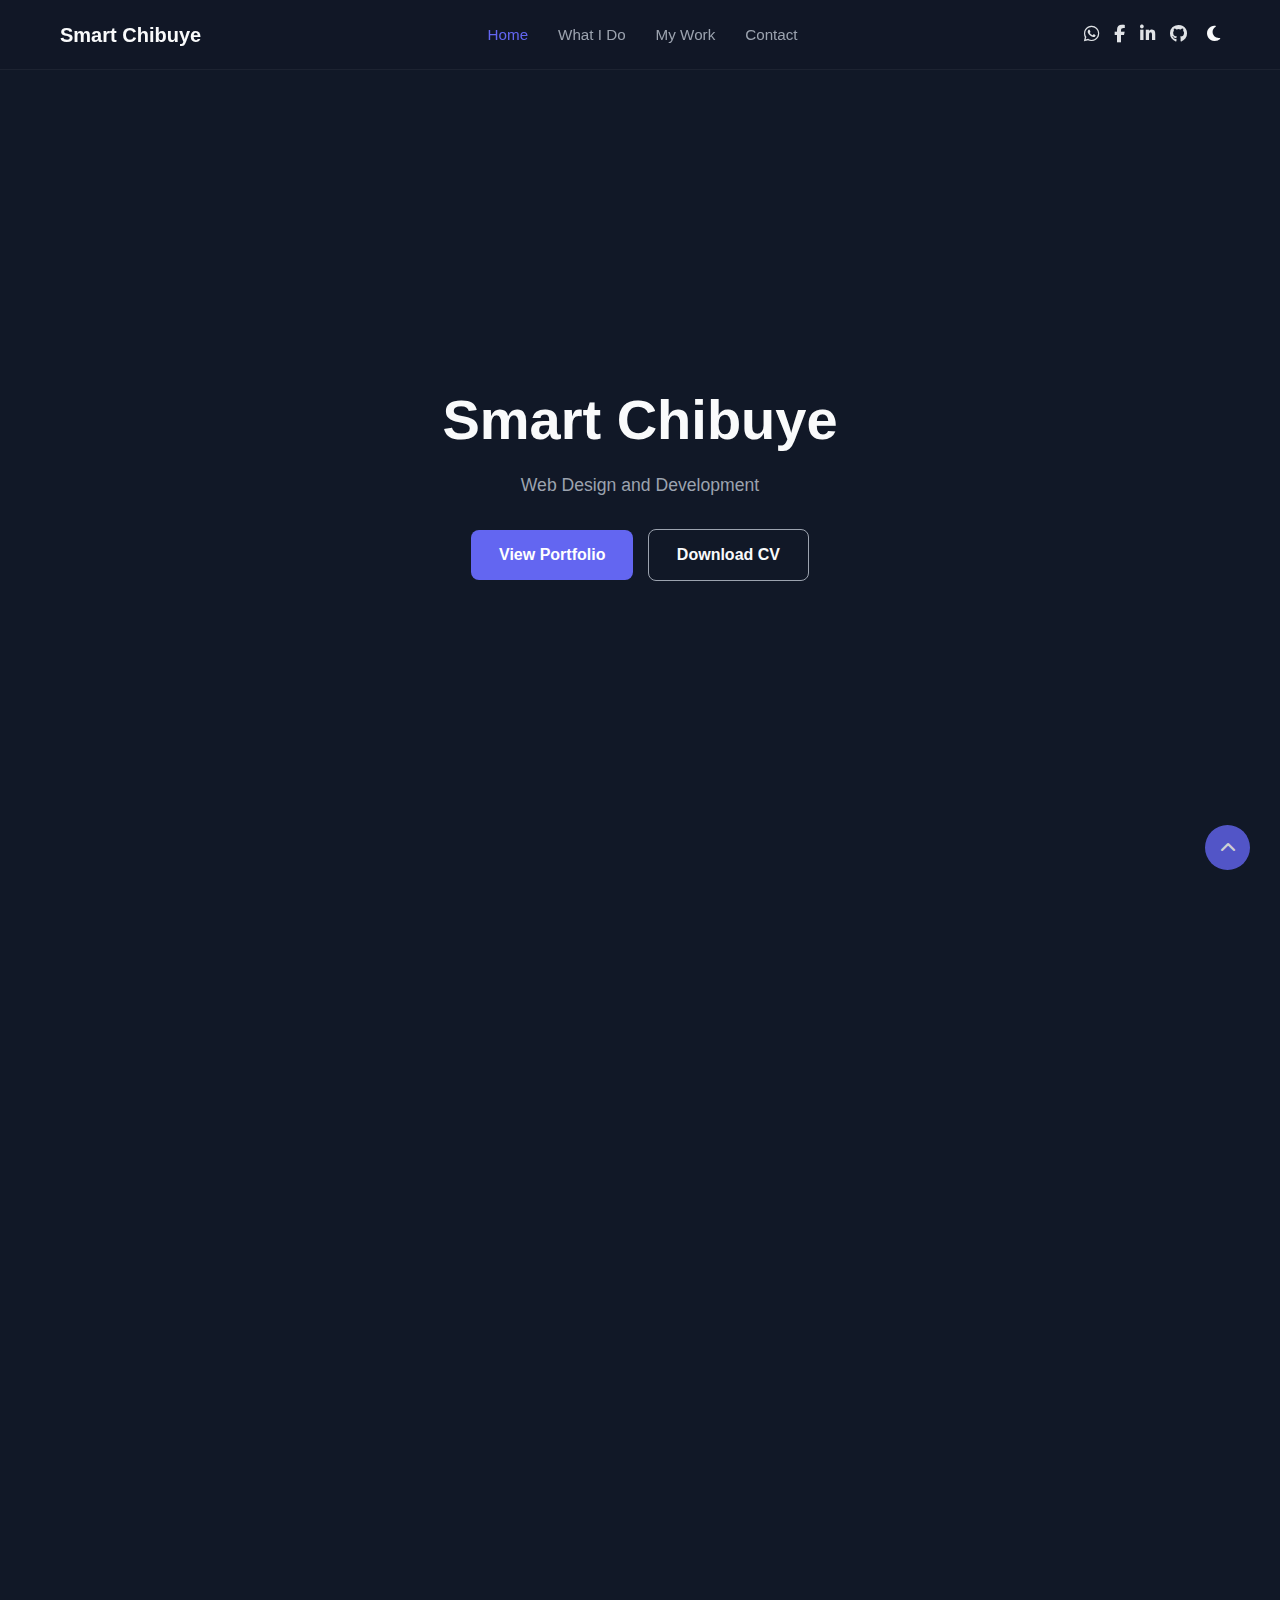
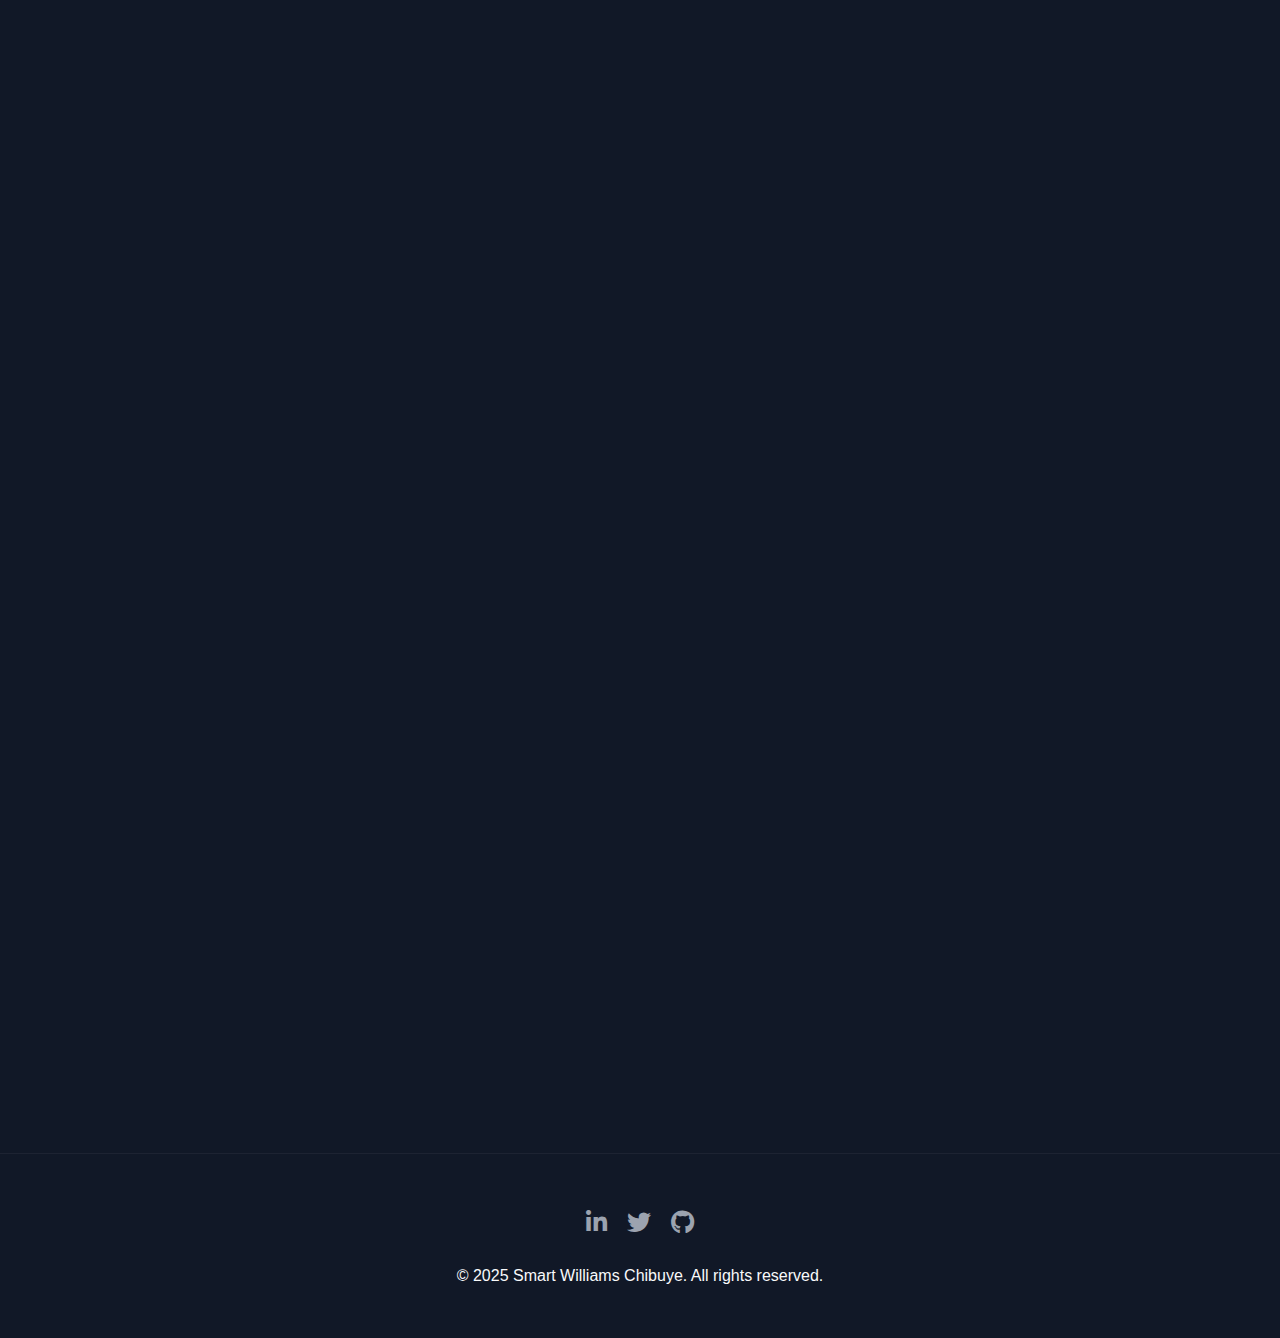
<file: portfolio/index.html>
<!DOCTYPE html>
<html lang="en">

<head>
    <meta charset="UTF-8">
    <meta name="viewport" content="width=device-width, initial-scale=1.0">
    <title>Smart Chibuye | Web Designer & Developer</title>
    <meta name="description" content="Portfolio of Smart Chibuye, a creative Web Designer and Developer.">
    <link rel="preconnect" href="https://fonts.googleapis.com">
    <link rel="preconnect" href="https://fonts.gstatic.com" crossorigin>
    <link href="https://fonts.googleapis.com/css2?family=Outfit:wght@300;400;500;600&display=swap" rel="stylesheet">
    <link rel="stylesheet" href="style.css">
    <link rel="stylesheet" href="https://cdnjs.cloudflare.com/ajax/libs/font-awesome/6.4.0/css/all.min.css">
</head>

<body>
    <header class="header">
        <div class="container nav-container">
            <a href="#" class="logo">
                Smart Chibuye
            </a>
            <nav class="nav">
                <ul class="nav-list">
                    <li><a href="#home" class="nav-link active">Home</a></li>
                    <li><a href="#services" class="nav-link">What I Do</a></li>
                    <li><a href="#portfolio" class="nav-link">My Work</a></li>
                    <li><a href="#contact" class="nav-link">Contact</a></li>
                </ul>
                <div class="social-nav mobile-socials">
                    <a href="#"><i class="fab fa-whatsapp"></i></a>
                    <a href="#"><i class="fab fa-facebook-f"></i></a>
                    <a href="#"><i class="fab fa-linkedin-in"></i></a>
                    <a href="#"><i class="fab fa-github"></i></a>
                </div>
            </nav>
            <div class="nav-actions">
                <div class="social-nav">
                    <a href="#"><i class="fab fa-whatsapp"></i></a>
                    <a href="#"><i class="fab fa-facebook-f"></i></a>
                    <a href="#"><i class="fab fa-linkedin-in"></i></a>
                    <a href="#"><i class="fab fa-github"></i></a>
                </div>
                <button class="theme-toggle" aria-label="Toggle theme">
                    <i class="fas fa-moon"></i>
                </button>
                <div class="hamburger">
                    <span class="bar"></span>
                    <span class="bar"></span>
                    <span class="bar"></span>
                </div>
            </div>
        </div>
    </header>

    <main>
        <!-- Hero Section -->
        <section id="home" class="hero">
            <div class="container hero-container">
                <div class="hero-content">
                    <h1 class="title">Smart Chibuye</h1>
                    <p class="description">
                        Web Design and Development
                    </p>
                    <div class="hero-btns">
                        <a href="#portfolio" class="btn btn-primary">View Portfolio</a>
                        <a href="#" class="btn btn-outline">Download CV</a>
                    </div>
                </div>
                <!-- Abstract shape removed -->
            </div>
        </section>

        <!-- Intro Text -->
        <section class="section intro-text-section">
            <div class="container">
                <p class="intro-text">
                    I'm a passionate Developer and Designer dedicated to building seamless digital
                    experiences.
                    From concept to code, I focus on clean design and robust functionality.
                </p>
            </div>
        </section>

        <!-- What I Do Section -->
        <section id="services" class="section services">
            <div class="container">
                <h2 class="section-title">What I Do</h2>
                <div class="services-grid">
                    <div class="service-card">
                        <div class="icon-box"><i class="fas fa-laptop-code"></i></div>
                        <h3>Frontend Dev</h3>
                        <p>Crafting responsive and interactive user interfaces using modern frameworks.</p>
                    </div>
                    <div class="service-card">
                        <div class="icon-box"><i class="fas fa-server"></i></div>
                        <h3>Backend Dev</h3>
                        <p>Building scalable server-side logic and managing databases efficiently.</p>
                    </div>
                    <div class="service-card">
                        <div class="icon-box"><i class="fas fa-paint-brush"></i></div>
                        <h3>UI/UX Design</h3>
                        <p>Designing intuitive and aesthetically pleasing user experiences.</p>
                    </div>
                    <div class="service-card">
                        <div class="icon-box"><i class="fas fa-layer-group"></i></div>
                        <h3>Full Stack</h3>
                        <p>Delivering end-to-end web solutions from design to deployment.</p>
                    </div>
                </div>
            </div>
        </section>

        <!-- Skills Section -->
        <section id="skills" class="section skills">
            <div class="container">
                <h2 class="section-title">My Skills</h2>
                <div class="skills-wrapper">
                    <span class="skill-pill">HTML5</span>
                    <span class="skill-pill">CSS3</span>
                    <span class="skill-pill">JavaScript</span>
                    <span class="skill-pill">Php</span>
                    <span class="skill-pill">Mysql</span>
                    <span class="skill-pill">WordPress</span>
                </div>
            </div>
        </section>

        <!-- Portfolio Section -->
        <section id="portfolio" class="section portfolio">
            <div class="container">
                <h2 class="section-title">My Work</h2>
                <div class="projects-grid">
                    <!-- Project 1 -->
                    <article class="project-card">
                        <div class="project-image">
                            <div class="img-placeholder"
                                style="background-image: url(SiteImage.png)";></div>
                        </div>
                        <div class="project-content">
                            <h3>Zamquiz Champion</h3>
                            <p>A fun locally hosted site where pupils test their knowledge</p>
                            <a href="https://zamquiz.vercel.app/" class="project-link">View Project <i class="fas fa-arrow-right"></i></a>
                        </div>
                    </article>

                    <!-- Project 2 -->
                    <article class="project-card">
                        <div class="project-image">
                            <div class="img-placeholder"
                                style="background: linear-gradient(135deg, #06b6d4 0%, #3b82f6 100%);"></div>
                        </div>
                        <div class="project-content">
                            <h3>Bulk Sms Sender</h3>
                            <p>A Program that allows teachers to send student results in text form</p>
                            <a href="#" class="project-link">View Project <i class="fas fa-arrow-right"></i></a>
                        </div>
                    </article>

                    
                </div>
            </div>
        </section>



        <!-- Contact Section -->
        <section id="contact" class="section contact">
            <div class="container">
                <div class="contact-box">
                    <div class="contact-header">
                        <h2>Get In Touch</h2>
                        <p>Let's build something amazing together.</p>
                    </div>
                    <div class="contact-content-grid">
                        <div class="contact-details">
                            <div class="detail-row">
                                <i class="fas fa-envelope"></i>
                                <a href="mailto:smartwilliams275@gmail.com">smartwilliams275@gmail.com</a>
                            </div>
                            <div class="detail-row">
                                <i class="fas fa-phone"></i>
                                <a href="tel:+260974465190">+260974465190</a>
                            </div>
                            <div class="detail-row">
                                <i class="fas fa-map-marker-alt"></i>
                                <span>Lusaka, Zambia</span>
                            </div>
                        </div>
                        <form class="contact-form-new" action="mailto:smartwilliams275@gmail.com" method="post"
                            enctype="text/plain">
                            <input type="text" name="name" placeholder="Your Name" required>
                            <input type="email" name="email" placeholder="Your Email" required>
                            <textarea name="message" placeholder="Tell me about your project" rows="4"></textarea>
                            <button type="submit" class="btn btn-primary">Send Message</button>
                        </form>
                    </div>
                </div>
            </div>
        </section>
    </main>

    <footer class="footer">
        <div class="container footer-content">
            <div class="footer-socials">
                <a href="#"><i class="fab fa-linkedin-in"></i></a>
                <a href="#"><i class="fab fa-twitter"></i></a>
                <a href="#"><i class="fab fa-github"></i></a>
            </div>
            <p>&copy; 2025 Smart Williams Chibuye. All rights reserved.</p>
        </div>
    </footer>

    <a href="#" class="back-to-top"><i class="fas fa-chevron-up"></i></a>

    <script src="script.js"></script>
</body>


</html>
</file>
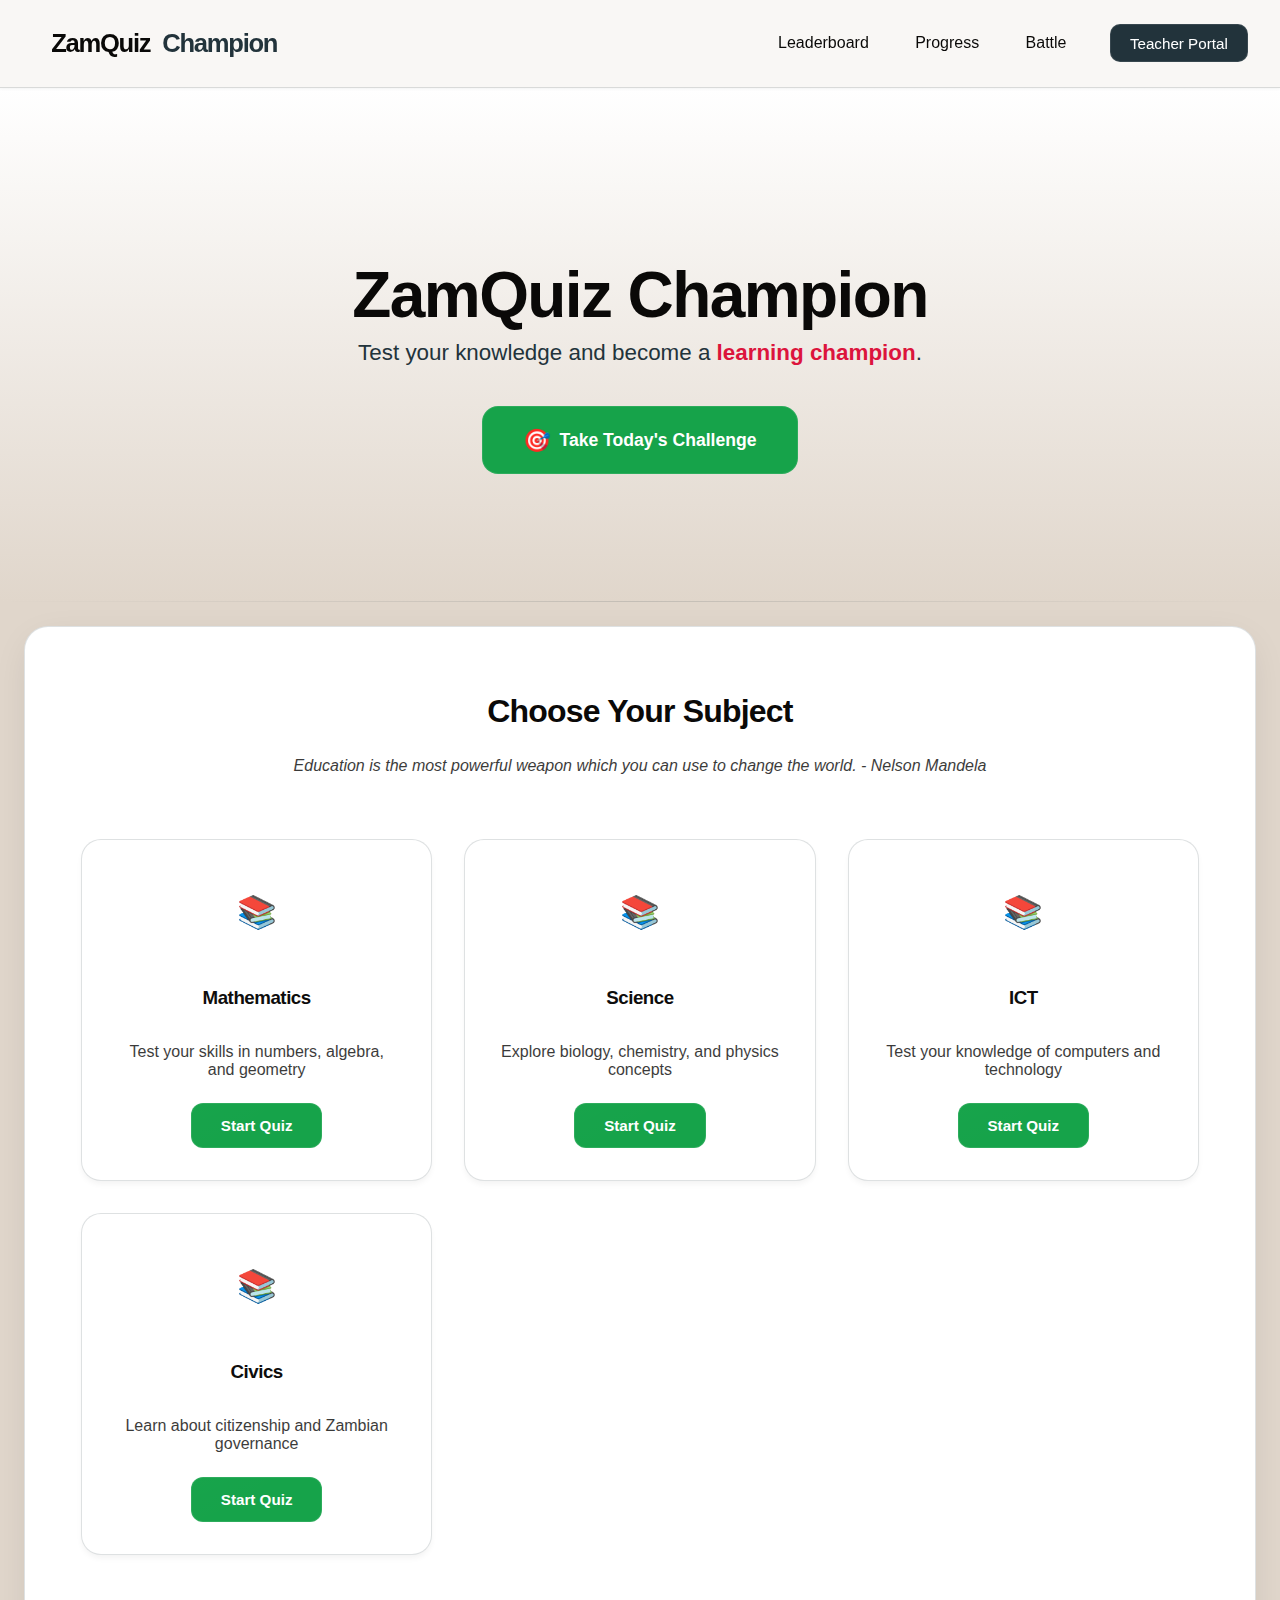
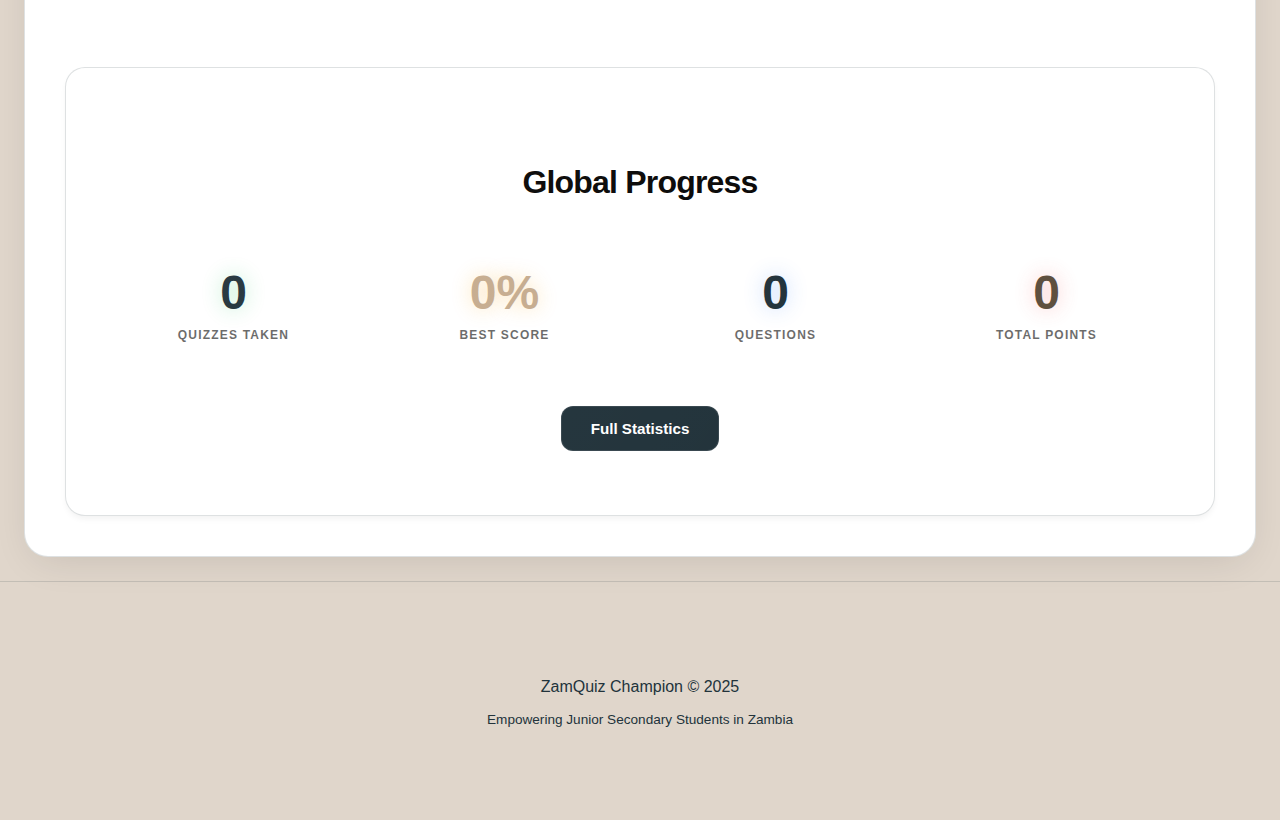
<file: ZamQuiz Champion/index.html>
<!DOCTYPE html>
<html lang="en">

<head>
  <meta charset="UTF-8">
  <meta name="viewport" content="width=device-width, initial-scale=1.0">
  <title>ZamQuiz Champion - Learn & Succeed</title>
  <link rel="stylesheet" href="css/glassmorphism.css">
  <link rel="stylesheet" href="https://fonts.googleapis.com/css2?family=Poppins:wght@300;400;600&display=swap">
</head>

<body>
  <!-- Navigation -->
  <nav class="glass-nav">
    <div class="logo-area">
      <a href="index.html"
        style="font-weight: 700; font-size: 1.6rem; display: flex; align-items: center; gap: 12px; letter-spacing: -0.05em;">
        ZamQuiz <span style="color: var(--accent-blue);">Champion</span>
      </a>
    </div>

    <button class="mobile-menu-btn" aria-label="Toggle Menu">
      <span></span>
      <span></span>
      <span></span>
    </button>

    <div class="nav-links">
      <a href="pages/leaderboard.html">Leaderboard</a>
      <a href="pages/progress.html">Progress</a>
      <a href="pages/two-player.html">Battle</a>
      <a href="pages/admin.html" class="btn btn-primary" style="margin-left: 1rem;">Teacher Portal</a>
    </div>
  </nav>

  <!-- Header -->
  <header class="hero-section">
    <h1 style="margin-bottom: 0.5rem;">ZamQuiz Champion</h1>
    <p style="font-size: 1.4rem; color: var(--text-muted); max-width: 600px; margin: 0 auto 2.5rem;">Test your knowledge
      and become a <span style="color: crimson; font-weight: 600;">learning champion</span>.</p>
    <button id="quiz-of-day" class="btn btn-green"
      style="padding: 1.2rem 2.5rem; font-size: 1.1rem; border-radius: 16px;">
      <span style="font-size: 1.4rem;">🎯</span> Take Today's Challenge
    </button>
  </header>

  <!-- Main Content -->
  <main class="glass-container">
    <div style="text-align: center; margin-bottom: 3rem;">
      <h2 style="font-size: 2rem;">Choose Your Subject</h2>
      <p id="motivational-quote"
        style="font-style: italic; color: var(--text-dark); opacity: 0.8; max-width: 800px; margin: 1rem auto;">
        "Education is the most powerful weapon which you can use to change the world." - Nelson Mandela
      </p>
    </div>

    <!-- Dynamic Subjects Grid -->
    <div id="subjects-grid" class="grid">
      <!-- Subjects will be loaded here by main.js -->
    </div>

    <!-- Stats Section -->
    <section style="margin-top: 6rem;">
      <div class="glass-card" style="padding: 4rem 2rem;">
        <h3 style="margin-bottom: 3rem; text-align: center; font-size: 2rem;">Global Progress</h3>
        <div class="grid" style="grid-template-columns: repeat(auto-fit, minmax(200px, 1fr)); text-align: center;">
          <div class="stat-item">
            <div
              style="font-size: 3rem; font-weight: 800; color: var(--zambia-green); text-shadow: 0 0 20px rgba(34, 197, 94, 0.3);"
              id="quizzes-taken">0</div>
            <div
              style="text-transform: uppercase; font-size: 0.75rem; font-weight: 700; opacity: 0.6; letter-spacing: 0.1em; margin-top: 0.5rem;">
              Quizzes Taken</div>
          </div>
          <div class="stat-item">
            <div
              style="font-size: 3rem; font-weight: 800; color: var(--zambia-orange); text-shadow: 0 0 20px rgba(245, 158, 11, 0.3);"
              id="best-score">0%</div>
            <div
              style="text-transform: uppercase; font-size: 0.75rem; font-weight: 700; opacity: 0.6; letter-spacing: 0.1em; margin-top: 0.5rem;">
              Best Score</div>
          </div>
          <div class="stat-item">
            <div
              style="font-size: 3rem; font-weight: 800; color: var(--accent-blue); text-shadow: 0 0 20px rgba(59, 130, 246, 0.3);"
              id="questions-answered">0</div>
            <div
              style="text-transform: uppercase; font-size: 0.75rem; font-weight: 700; opacity: 0.6; letter-spacing: 0.1em; margin-top: 0.5rem;">
              Questions</div>
          </div>
          <div class="stat-item">
            <div
              style="font-size: 3rem; font-weight: 800; color: var(--zambia-red); text-shadow: 0 0 20px rgba(239, 68, 68, 0.3);"
              id="total-points">0</div>
            <div
              style="text-transform: uppercase; font-size: 0.75rem; font-weight: 700; opacity: 0.6; letter-spacing: 0.1em; margin-top: 0.5rem;">
              Total Points</div>
          </div>
        </div>
        <div style="text-align: center; margin-top: 3rem;">
          <a href="pages/progress.html" class="btn btn-primary">Full Statistics</a>
        </div>
      </div>
    </section>
  </main>

  <!-- Name Prompt Modal (Hidden by default) -->
  <div id="name-modal" class="overlay" style="display: none;">
    <div class="modal-content glass-card">
      <h3>Welcome to the Quiz!</h3>
      <p>Please enter your name to track your score on the leaderboard.</p>
      <input type="text" id="player-name-input" class="form-control" placeholder="Your Name" autofocus>
      <div style="display: flex; gap: 10px; justify-content: center;">
        <button id="cancel-quiz" class="btn" style="background: #eee;">Cancel</button>
        <button id="confirm-name" class="btn btn-green">Start Quiz</button>
      </div>
    </div>
  </div>

  <!-- Footer -->
  <footer
    style="text-align: center; padding: 5rem 2rem; color: var(--text-muted); border-top: 1px solid var(--glass-border);">
    <p>ZamQuiz Champion &copy; 2025</p>
    <p style="font-size: 0.85rem; margin-top: 0.5rem;">Empowering Junior Secondary Students in Zambia</p>
  </footer>

  <!-- Scripts -->
  <script src="js/storage.js"></script>
  <script src="js/main.js"></script>
  <script>
    // Specific logic for homepage if needed
  </script>
</body>

</html>
</file>
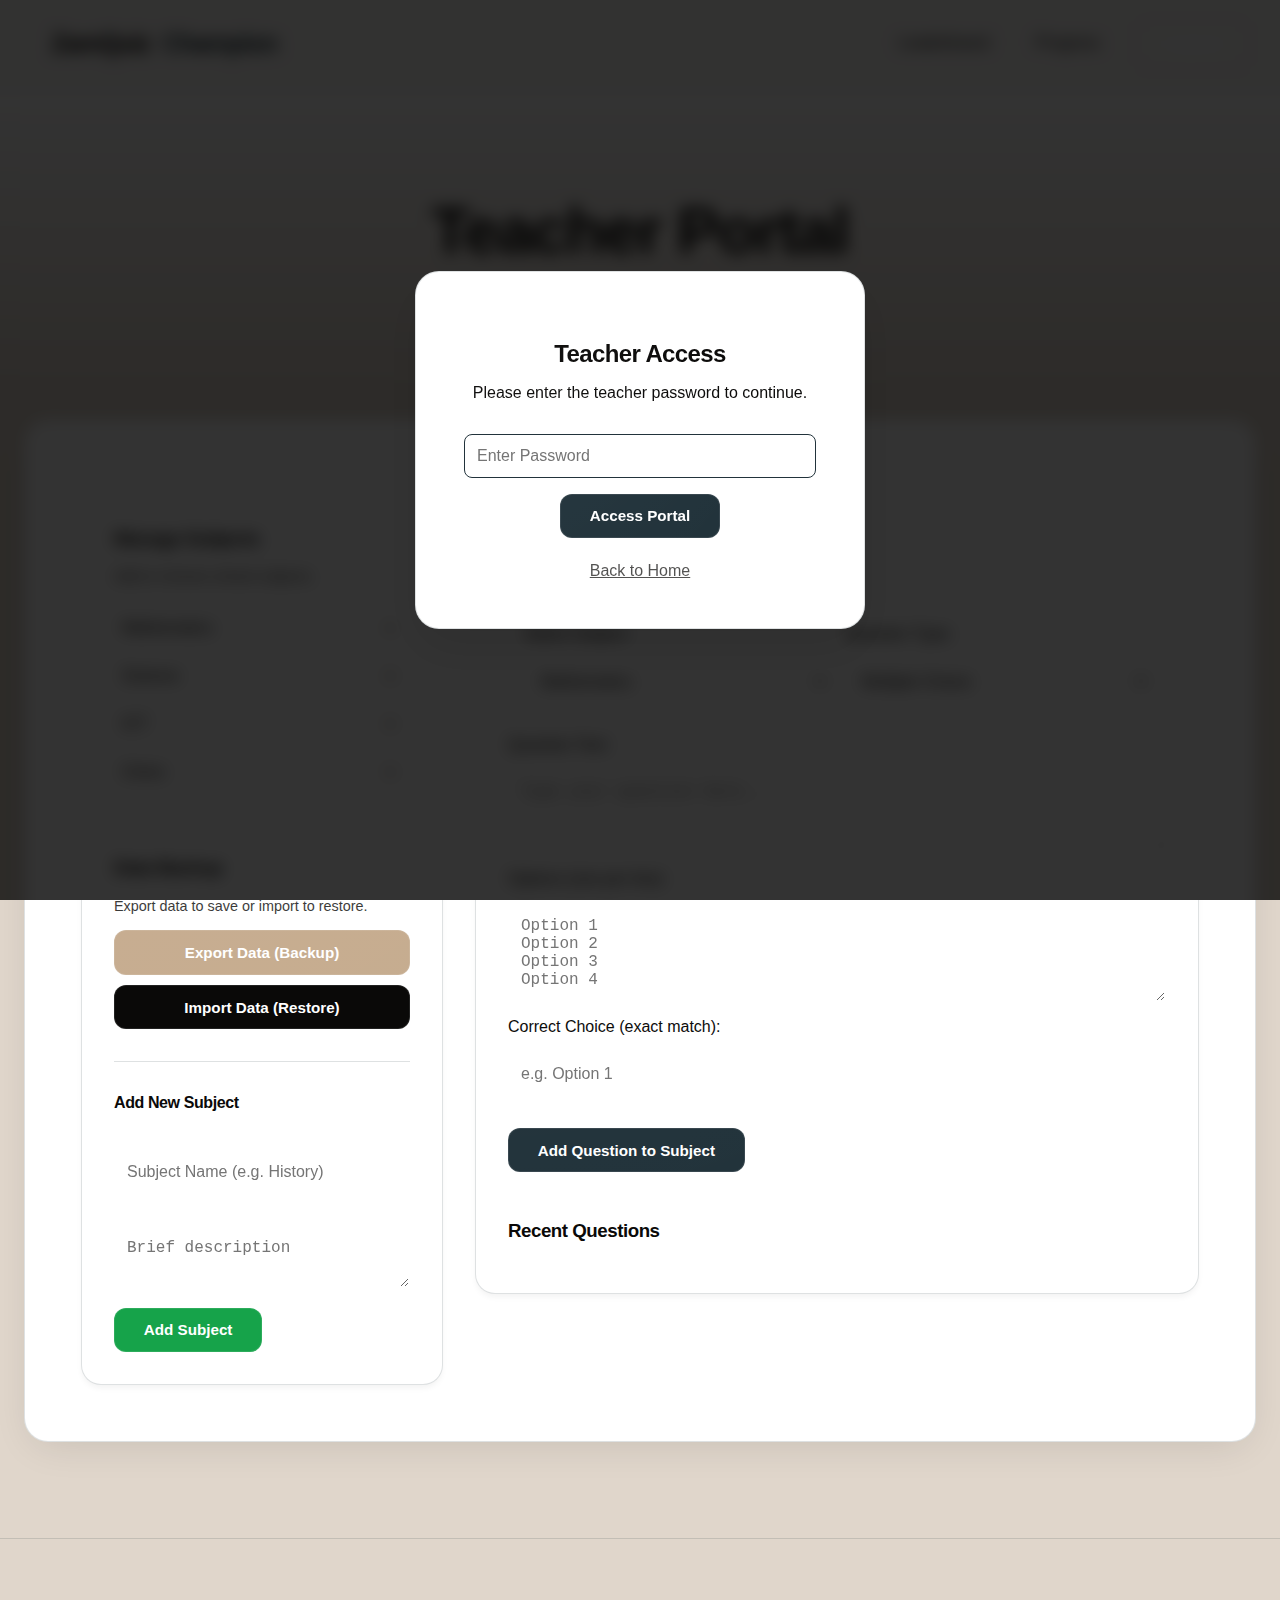
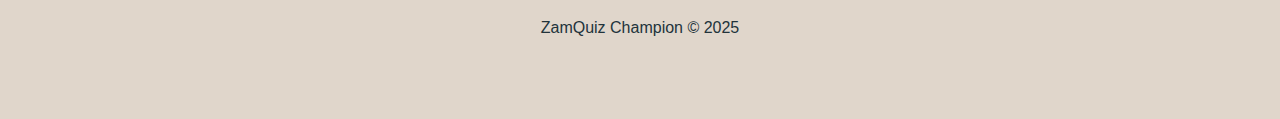
<file: ZamQuiz Champion/pages/admin.html>
<!DOCTYPE html>
<html lang="en">

<head>
  <meta charset="UTF-8">
  <meta name="viewport" content="width=device-width, initial-scale=1.0">
  <title>Teacher Portal - ZamQuiz Champion</title>
  <link rel="stylesheet" href="../css/glassmorphism.css">
  <link rel="stylesheet" href="https://fonts.googleapis.com/css2?family=Poppins:wght@300;400;600&display=swap">
</head>

<body>
  <!-- Password Overlay -->
  <div id="teacher-login-overlay" class="overlay">
    <div class="modal-content glass-card">
      <h2 style="margin-bottom: 1rem;">Teacher Access</h2>
      <p>Please enter the teacher password to continue.</p>
      <input type="password" id="teacher-password" class="form-control" placeholder="Enter Password" autofocus>
      <button id="login-btn" class="btn btn-primary w-full">Access Portal</button>
      <p id="login-error" style="color: var(--zambia-red); margin-top: 1rem; display: none;">Incorrect password. Try
        again.</p>
      <a href="../index.html" style="display: block; margin-top: 1.5rem; color: var(--text-dark); opacity: 0.7;">Back to
        Home</a>
    </div>
  </div>

  <!-- Navigation -->
  <nav class="glass-nav">
    <div class="logo-area">
      <a href="../index.html"
        style="font-weight: 700; font-size: 1.6rem; display: flex; align-items: center; gap: 12px; letter-spacing: -0.05em;">
        ZamQuiz <span style="color: var(--accent-blue);">Champion</span>
      </a>
    </div>

    <button class="mobile-menu-btn" aria-label="Toggle Menu">
      <span></span>
      <span></span>
      <span></span>
    </button>

    <div class="nav-links">
      <a href="leaderboard.html">Leaderboard</a>
      <a href="progress.html">Progress</a>
      <button id="logout-btn" class="btn"
        style="background: rgba(255,255,255,0.1); color: white; margin-left: 10px; border-color: var(--glass-border);">Logout</button>
    </div>
  </nav>

  <!-- Header -->
  <header class="hero-section" style="padding: 4rem 2rem;">
    <h1>Teacher Portal</h1>
    <p style="color: var(--text-muted); font-size: 1.1rem;">Manage curriculum and monitor student progress</p>
  </header>

  <!-- Main Content -->
  <main class="glass-container">
    <div class="grid" style="grid-template-columns: 1fr 2fr; align-items: start;">
      <!-- Sidebar: Subject Management -->
      <aside class="glass-card">
        <h3>Manage Subjects</h3>
        <p style="font-size: 0.9rem; opacity: 0.8; margin-bottom: 1.5rem;">Add or remove school subjects.</p>

        <div id="subjects-list-admin" style="margin-bottom: 2rem;">
          <!-- Dynamic subjects list -->
        </div>

        <hr style="border: 0; border-top: 1px solid var(--glass-border); margin: 2rem 0;">

        <h3>Data Backup</h3>
        <p style="font-size: 0.9rem; opacity: 0.8; margin-bottom: 1rem;">Export data to save or import to restore.</p>
        <div style="display: flex; gap: 10px; flex-direction: column;">
          <button onclick="handleExportData()" class="btn"
            style="background: var(--zambia-orange); color: white !important;">Export Data (Backup)</button>
          <div style="position: relative;">
            <input type="file" id="import-file" style="display: none;" accept=".json" onchange="handleImportData(this)">
            <button onclick="document.getElementById('import-file').click()" class="btn"
              style="background: var(--text-main); color: white !important; width: 100%;">Import Data (Restore)</button>
          </div>
        </div>

        <hr style="border: 0; border-top: 1px solid var(--glass-border); margin: 2rem 0;">

        <h4>Add New Subject</h4>
        <div class="form-group">
          <input type="text" id="new-subject-name" class="form-control" placeholder="Subject Name (e.g. History)">
          <textarea id="new-subject-desc" class="form-control" rows="2" placeholder="Brief description"></textarea>
          <button id="add-subject-btn" class="btn btn-green w-full">Add Subject</button>
        </div>
      </aside>

      <!-- Main Area: Question Management -->
      <section class="glass-card">
        <div style="display: flex; justify-content: space-between; align-items: center; margin-bottom: 2rem;">
          <h2>Create Questions</h2>
          <div id="success-message"
            style="display: none; background: var(--zambia-green); color: white; padding: 0.5rem 1rem; border-radius: 8px;">
            Saved successfully!
          </div>
        </div>

        <form id="question-form">
          <div class="grid" style="grid-template-columns: 1fr 1fr; gap: 1rem;">
            <div class="form-group">
              <label for="subject">Select Subject:</label>
              <select id="subject" class="form-control" required>
                <!-- Dynamic options -->
              </select>
            </div>

            <div class="form-group">
              <label for="question-type">Question Type:</label>
              <select id="question-type" class="form-control" required>
                <option value="multiple">Multiple Choice</option>
                <option value="boolean">True/False</option>
                <option value="fill">Fill in the Blank</option>
              </select>
            </div>
          </div>

          <div class="form-group">
            <label for="question-text">Question Text:</label>
            <textarea id="question-text" class="form-control" rows="3" required
              placeholder="Type your question here..."></textarea>
          </div>

          <div id="options-container" class="form-group">
            <label id="options-label">Options (one per line):</label>

            <!-- Multiple Choice & Boolean are handled here -->
            <div id="boolean-options" style="display: none; margin-bottom: 1rem;">
              <div style="display: flex; gap: 20px;">
                <label><input type="radio" name="boolean-answer" value="True"> True</label>
                <label><input type="radio" name="boolean-answer" value="False"> False</label>
              </div>
            </div>

            <textarea id="custom-options" class="form-control" rows="4"
              placeholder="Option 1&#10;Option 2&#10;Option 3&#10;Option 4"></textarea>

            <div id="correct-choice-container" class="form-group">
              <label for="correct-option">Correct Choice (exact match):</label>
              <input type="text" id="correct-option" class="form-control" placeholder="e.g. Option 1">
            </div>
          </div>

          <div id="correct-answer-container" class="form-group" style="display: none;">
            <label for="correct-answer">Correct Answer:</label>
            <input type="text" id="correct-answer" class="form-control"
              placeholder="Type the answer students must provide">
          </div>

          <button type="submit" class="btn btn-primary w-full" style="margin-top: 1rem;">Add Question to
            Subject</button>
        </form>

        <div style="margin-top: 3rem;">
          <h3>Recent Questions</h3>
          <div id="questions-preview">
            <!-- Preview items here -->
          </div>
        </div>
      </section>
    </div>
  </main>

  <!-- Footer -->
  <footer
    style="margin-top: 6rem; padding: 4rem 2rem; text-align: center; color: var(--text-muted); border-top: 1px solid var(--glass-border);">
    <p>ZamQuiz Champion &copy; 2025</p>
  </footer>

  <!-- Scripts -->
  <script src="../js/storage.js"></script>
  <script src="../js/admin.js"></script>
</body>

</html>
</file>
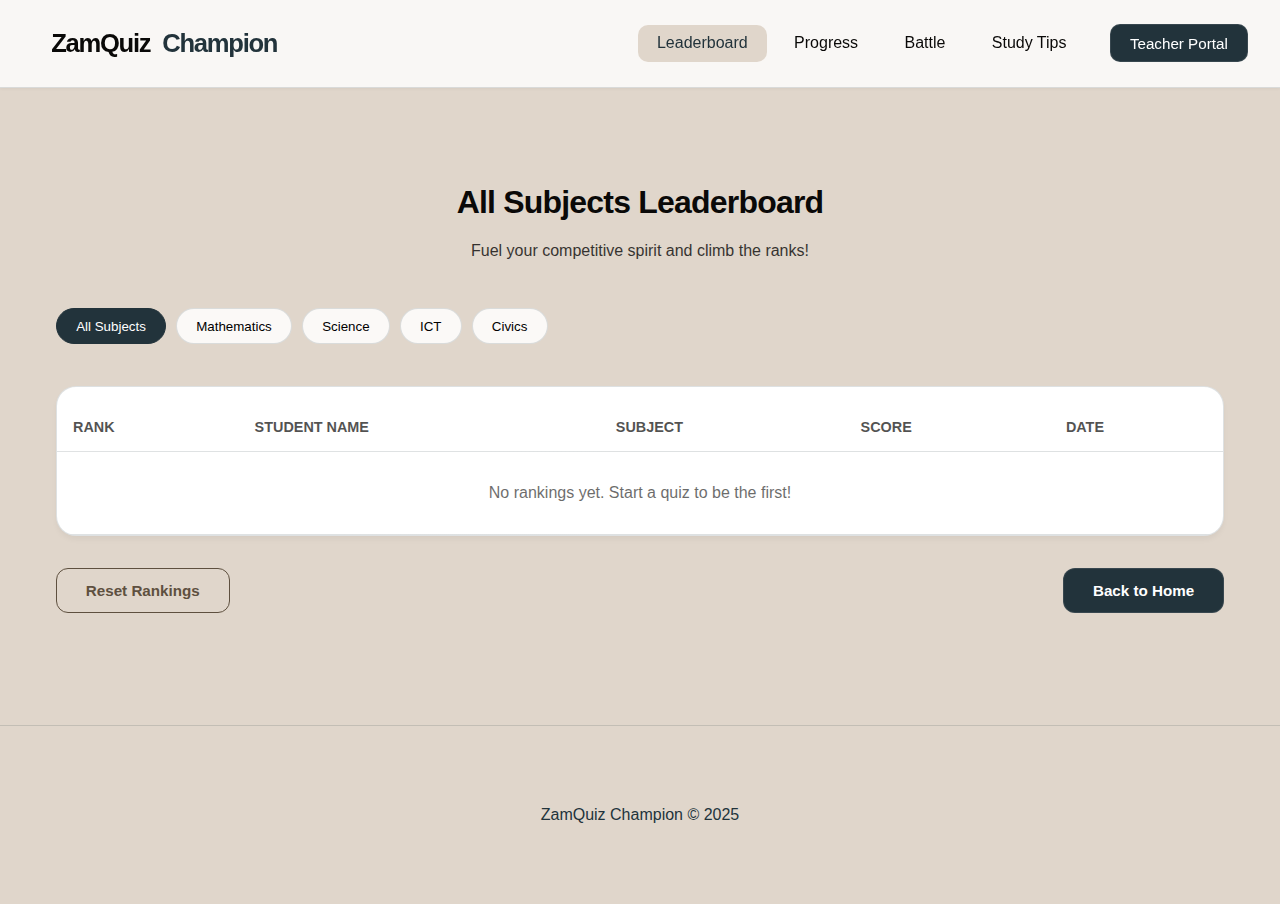
<file: ZamQuiz Champion/pages/leaderboard.html>
<!DOCTYPE html>
<html lang="en">

<head>
  <meta charset="UTF-8">
  <meta name="viewport" content="width=device-width, initial-scale=1.0">
  <title>Leaderboard - ZamQuiz Champion</title>
  <link rel="stylesheet" href="../css/glassmorphism.css">
  <style>
    .subject-tabs {
      display: flex;
      gap: 10px;
      overflow-x: auto;
      padding-bottom: 10px;
      margin-bottom: 2rem;
    }

    .subject-tab {
      padding: 0.6rem 1.2rem;
      border-radius: 20px;
      border: 1px solid var(--glass-border);
      background: var(--glass-bg);
      cursor: pointer;
      white-space: nowrap;
      transition: all 0.2s;
    }

    .subject-tab.active-tab {
      background: var(--zambia-green);
      color: white;
      border-color: var(--zambia-green);
    }

    table {
      width: 100%;
      border-collapse: collapse;
      margin-top: 1rem;
    }

    th,
    td {
      padding: 1rem;
      text-align: left;
      border-bottom: 1px solid var(--glass-border);
    }

    th {
      font-weight: 600;
      opacity: 0.7;
      font-size: 0.9rem;
      text-transform: uppercase;
    }
  </style>
</head>

<body>
  <!-- Navigation -->
  <nav class="glass-nav">
    <div class="logo-area">
      <a href="../index.html"
        style="font-weight: 700; font-size: 1.6rem; display: flex; align-items: center; gap: 12px; letter-spacing: -0.05em;">
        ZamQuiz <span style="color: var(--accent-blue);">Champion</span>
      </a>
    </div>

    <button class="mobile-menu-btn" aria-label="Toggle Menu">
      <span></span>
      <span></span>
      <span></span>
    </button>

    <div class="nav-links">
      <a href="leaderboard.html" class="active">Leaderboard</a>
      <a href="progress.html">Progress</a>
      <a href="two-player.html">Battle</a>
      <a href="study-tips.html">Study Tips</a>
      <a href="admin.html" class="btn btn-primary" style="margin-left: 1rem;">Teacher Portal</a>
    </div>
  </nav>

  <!-- Main Content -->
  <main class="container">
    <div style="margin-top: 5rem;">
      <div style="text-align: center; margin-bottom: 3rem;">
        <h1 id="leaderboard-title">Leaderboard</h1>
        <p style="opacity: 0.8;">Fuel your competitive spirit and climb the ranks!</p>
      </div>

      <div id="subject-tabs-container" class="subject-tabs">
        <!-- Tabs added dynamically -->
      </div>

      <div class="glass-card" style="padding: 0;">
        <div style="overflow-x: auto;">
          <table id="leaderboard-table">
            <!-- Table content will be loaded by JavaScript -->
          </table>
        </div>
      </div>

      <div style="margin-top: 2rem; display: flex; justify-content: space-between; align-items: center;">
        <button onclick="handleResetLeaderboard()" class="btn"
          style="color: var(--zambia-red); border-color: var(--zambia-red); background: transparent;">Reset
          Rankings</button>
        <a href="../index.html" class="btn btn-primary">Back to Home</a>
      </div>
    </div>
  </main>

  <footer
    style="margin-top: 6rem; padding: 4rem 2rem; text-align: center; color: var(--text-muted); border-top: 1px solid var(--glass-border);">
    <p>ZamQuiz Champion &copy; 2025</p>
  </footer>

  <!-- Scripts -->
  <script src="../js/storage.js"></script>
  <script src="../js/main.js"></script>
  <script src="../js/leaderboard.js"></script>
</body>

</html>
</file>
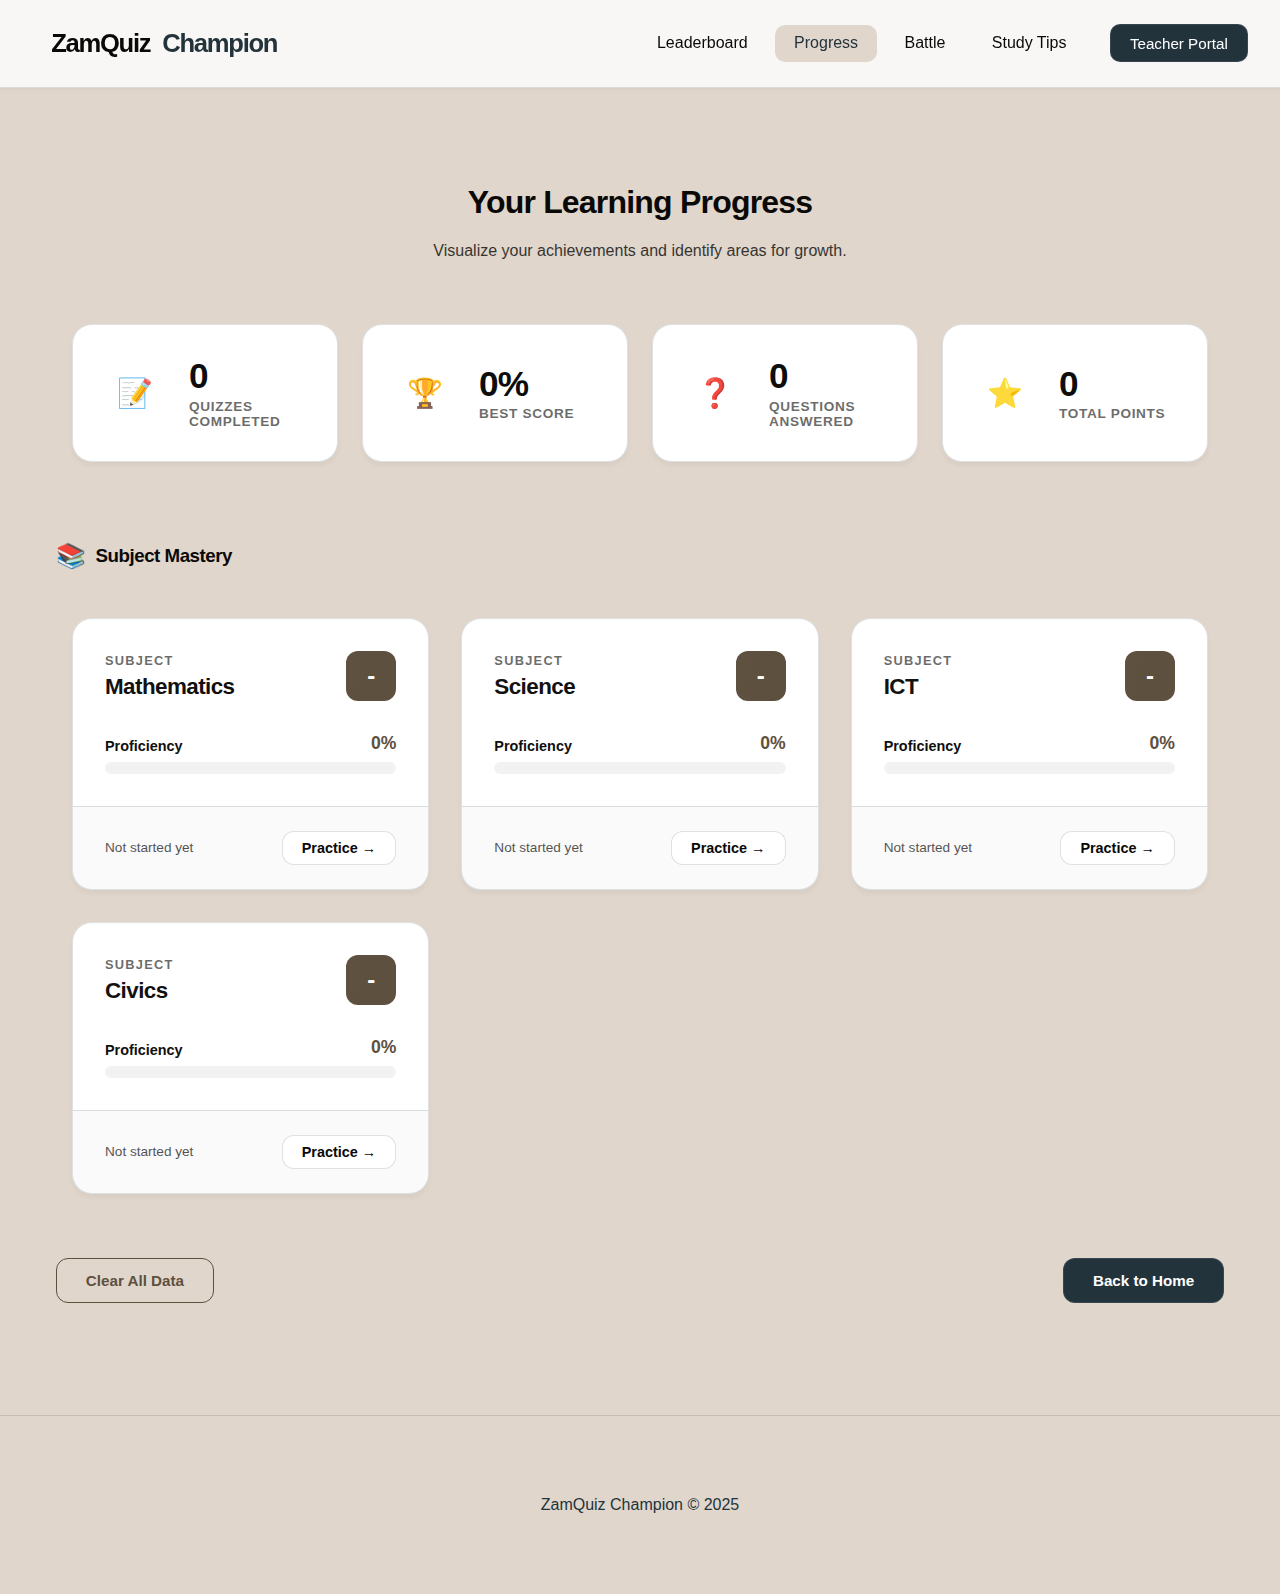
<file: ZamQuiz Champion/pages/progress.html>
<!DOCTYPE html>
<html lang="en">

<head>
  <meta charset="UTF-8">
  <meta name="viewport" content="width=device-width, initial-scale=1.0">
  <title>Progress Tracker - ZamQuiz Champion</title>
  <link rel="stylesheet" href="../css/glassmorphism.css">
</head>

<body>
  <!-- Navigation -->
  <nav class="glass-nav">
    <div class="logo-area">
      <a href="../index.html"
        style="font-weight: 700; font-size: 1.6rem; display: flex; align-items: center; gap: 12px; letter-spacing: -0.05em;">
        ZamQuiz <span style="color: var(--accent-blue);">Champion</span>
      </a>
    </div>

    <button class="mobile-menu-btn" aria-label="Toggle Menu">
      <span></span>
      <span></span>
      <span></span>
    </button>

    <div class="nav-links">
      <a href="leaderboard.html">Leaderboard</a>
      <a href="progress.html" class="active">Progress</a>
      <a href="two-player.html">Battle</a>
      <a href="study-tips.html">Study Tips</a>
      <a href="admin.html" class="btn btn-primary" style="margin-left: 1rem;">Teacher Portal</a>
    </div>
  </nav>

  <!-- Main Content -->
  <main class="container">
    <div style="margin-top: 5rem;">
      <div style="text-align: center; margin-bottom: 3rem;">
        <h1>Your Learning Progress</h1>
        <p style="opacity: 0.8;">Visualize your achievements and identify areas for growth.</p>
      </div>

      <div id="progress-container">
        <!-- Progress content will be loaded by JavaScript -->
        <div class="glass-card" style="text-align: center; padding: 3rem;">
          <p>Analyzing your data...</p>
        </div>
      </div>

      <div style="margin-top: 3rem; display: flex; justify-content: space-between; align-items: center;">
        <button onclick="handleResetProgress()" class="btn"
          style="color: var(--zambia-red); border-color: var(--zambia-red); background: transparent;">Clear All
          Data</button>
        <a href="../index.html" class="btn btn-primary">Back to Home</a>
      </div>
    </div>
  </main>

  <footer
    style="margin-top: 6rem; padding: 4rem 2rem; text-align: center; color: var(--text-muted); border-top: 1px solid var(--glass-border);">
    <p>ZamQuiz Champion &copy; 2025</p>
  </footer>

  <!-- Scripts -->
  <script src="../js/storage.js"></script>
  <script src="../js/main.js"></script>
  <script src="../js/progress.js"></script>
</body>

</html>
</file>
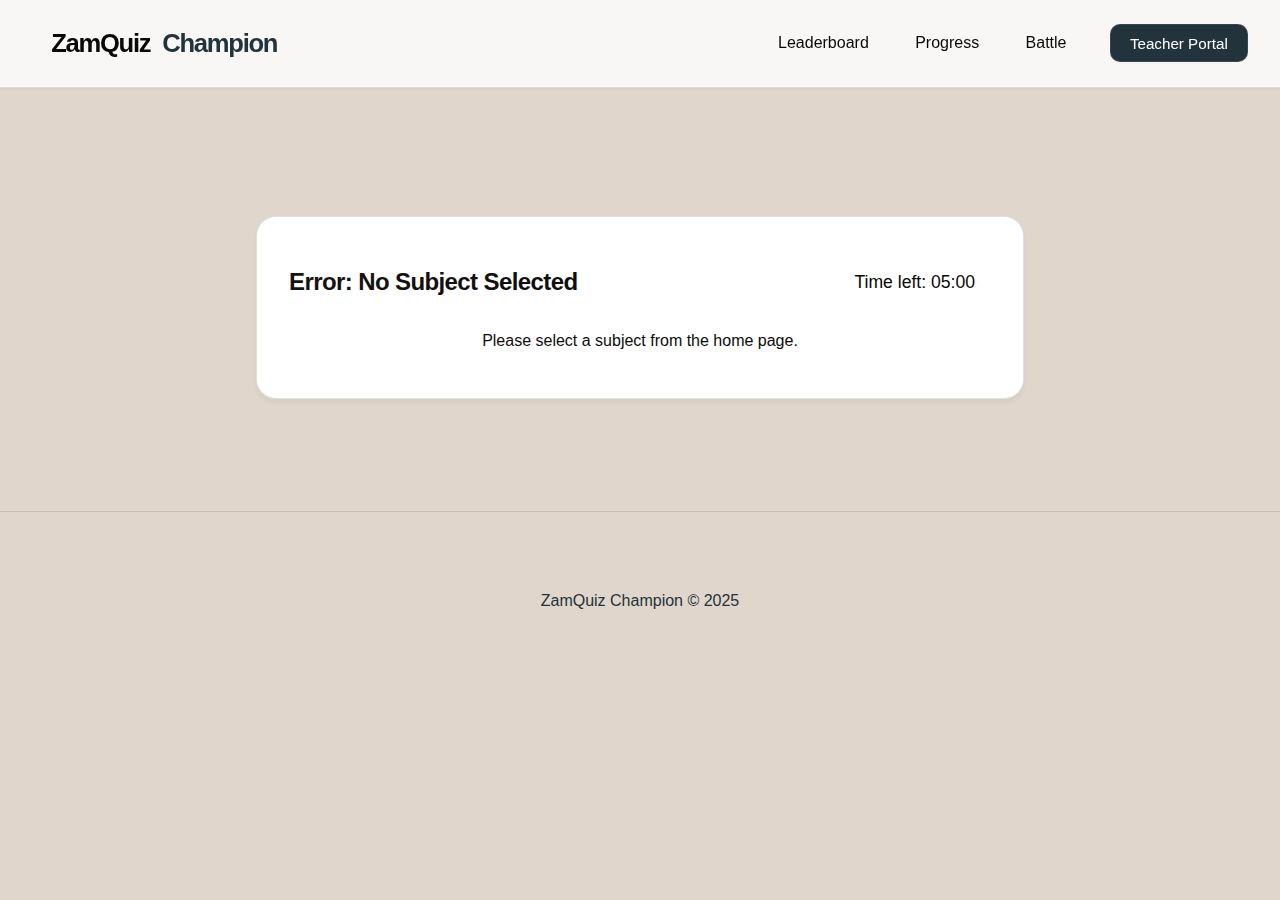
<file: ZamQuiz Champion/pages/quiz.html>
<!DOCTYPE html>
<html lang="en">

<head>
    <meta charset="UTF-8">
    <meta name="viewport" content="width=device-width, initial-scale=1.0">
    <title>Quiz - ZamQuiz Champion</title>
    <link rel="stylesheet" href="../css/glassmorphism.css">
</head>

<body>
    <!-- Navigation -->
    <nav class="glass-nav">
        <div class="logo-area">
            <a href="../index.html"
                style="font-weight: 700; font-size: 1.6rem; display: flex; align-items: center; gap: 12px; letter-spacing: -0.05em;">
                ZamQuiz <span style="color: var(--accent-blue);">Champion</span>
            </a>
        </div>

        <button class="mobile-menu-btn" aria-label="Toggle Menu">
            <span></span>
            <span></span>
            <span></span>
        </button>

        <div class="nav-links">
            <a href="leaderboard.html">Leaderboard</a>
            <a href="progress.html">Progress</a>
            <a href="two-player.html">Battle</a>
            <a href="admin.html" class="btn btn-primary" style="margin-left: 1rem;">Teacher Portal</a>
        </div>
    </nav>

    <!-- Main Content -->
    <main class="narrow-container">
        <div style="margin-top: 2rem;">
            <div class="glass-card">
                <div style="display: flex; justify-content: space-between; align-items: center;">
                    <h2 id="quiz-title">Loading Quiz...</h2>
                    <div id="timer" class="glass-tag" style="font-size: 1.1rem; padding: 0.5rem 1rem;">Time left: 05:00
                    </div>
                </div>

                <div id="quiz-container">
                    <div id="question-container">
                        <!-- Dynamically populated -->
                        <div class="glass-card" style="text-align: center; padding: 3rem;">
                            <p>Preparing your questions...</p>
                        </div>
                    </div>
                </div>
            </div>
        </div>
    </main>

    <!-- Footer -->
    <footer
        style="margin-top: 6rem; padding: 4rem 2rem; text-align: center; color: var(--text-muted); border-top: 1px solid var(--glass-border);">
        <p>ZamQuiz Champion &copy; 2025</p>
    </footer>

    <!-- Scripts -->
    <script src="../js/storage.js"></script>
    <script src="../js/questions.js"></script>
    <script src="../js/main.js"></script>
    <script src="../js/quiz.js"></script>
    <script>
        document.addEventListener('DOMContentLoaded', function () {
            // The quiz.js will handle initialization by reading the URL params
            // But if we need to trigger it explicitly:
            const urlParams = new URLSearchParams(window.location.search);
            const subject = urlParams.get('subject');

            if (subject) {
                // Small delay to ensure storage/DOM is ready
                setTimeout(() => {
                    if (typeof initializeQuiz === 'function') {
                        initializeQuiz(subject);
                    }
                }, 100);
            } else {
                document.getElementById('quiz-title').textContent = "Error: No Subject Selected";
                document.getElementById('question-container').innerHTML = '<p style="text-align:center">Please select a subject from the home page.</p>';
            }
        });
    </script>
</body>

</html>
</file>
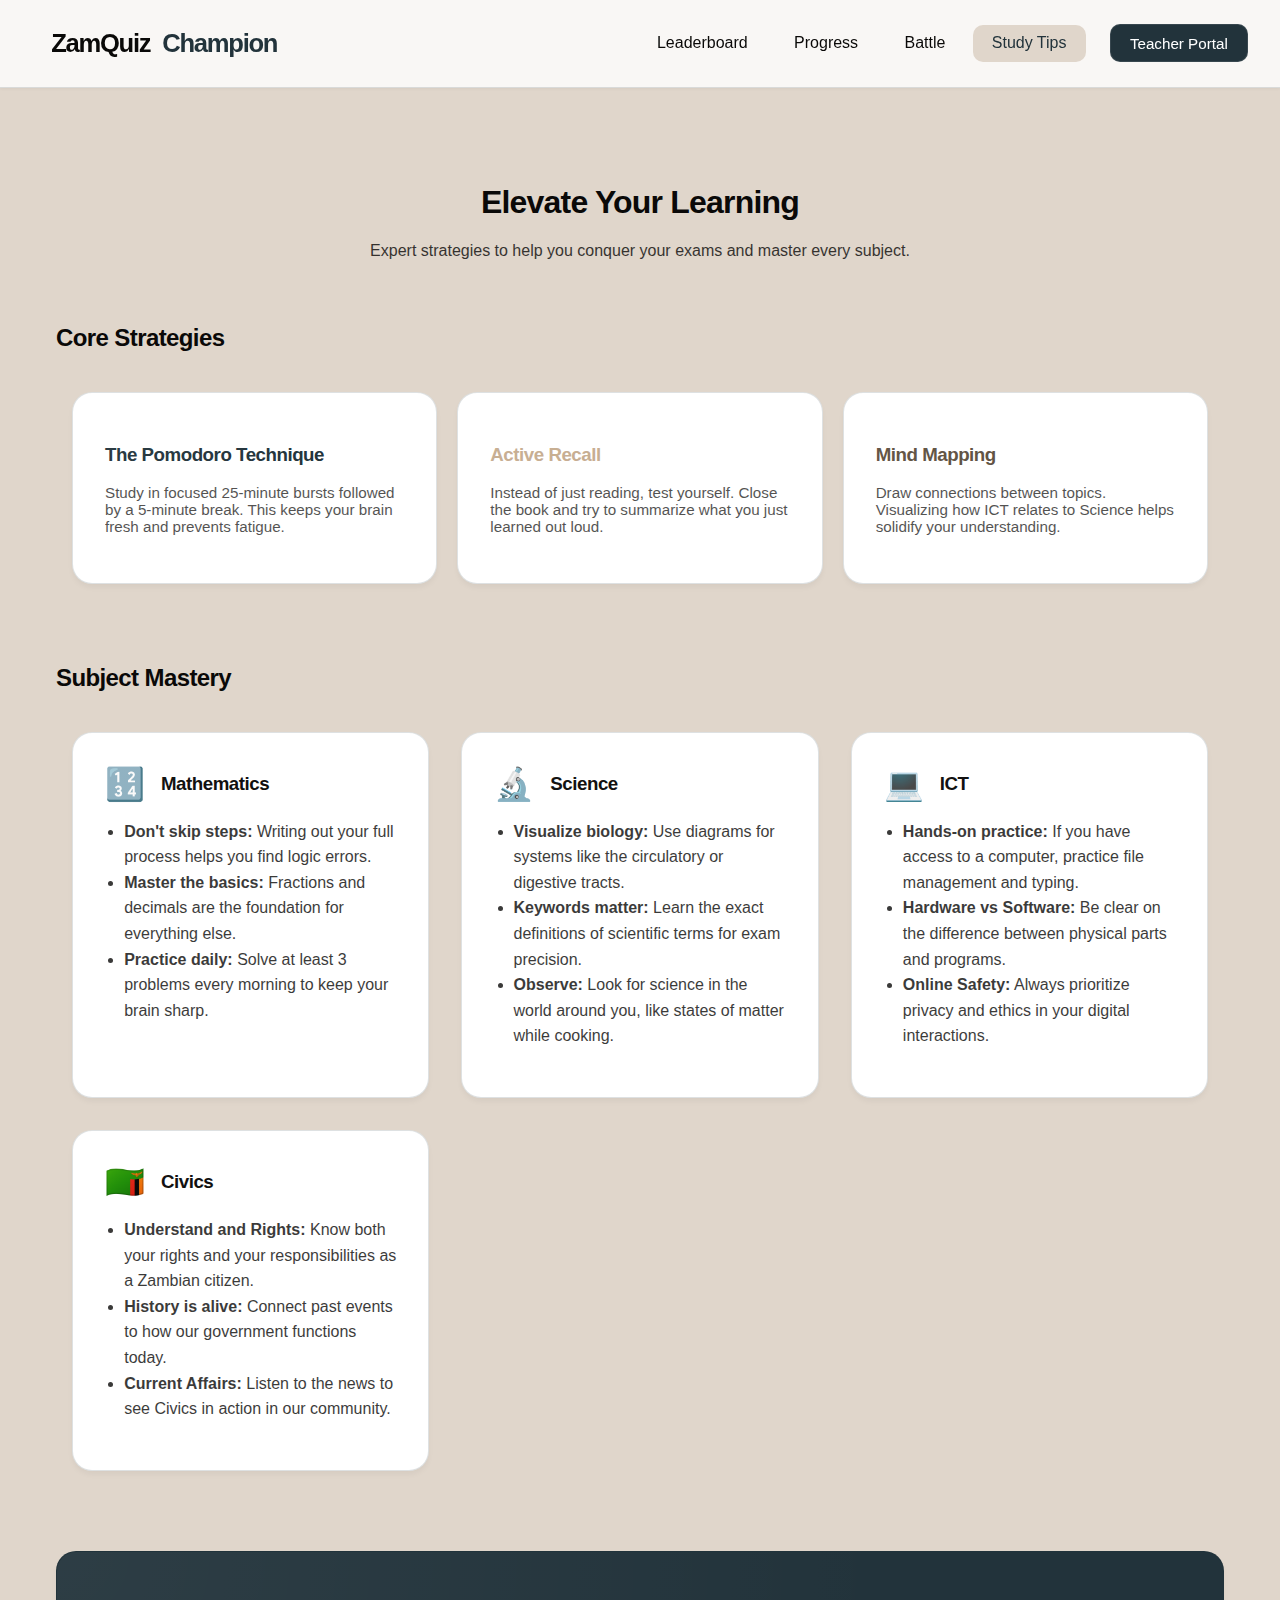
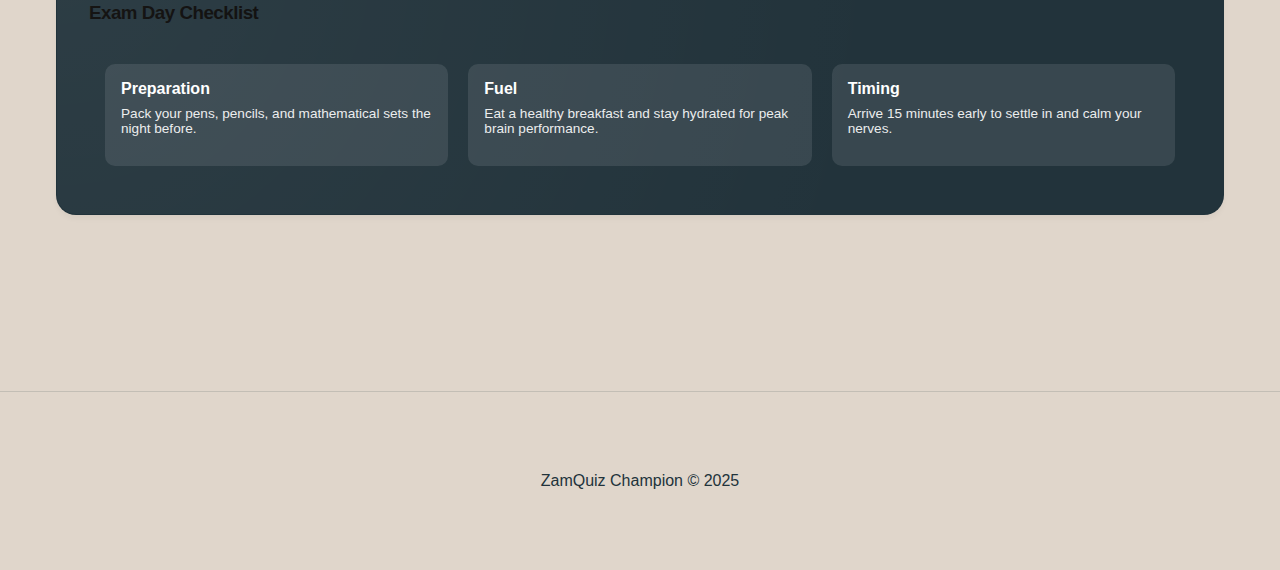
<file: ZamQuiz Champion/pages/study-tips.html>
<!DOCTYPE html>
<html lang="en">

<head>
  <meta charset="UTF-8">
  <meta name="viewport" content="width=device-width, initial-scale=1.0">
  <title>Study Tips - ZamQuiz Champion</title>
  <link rel="stylesheet" href="../css/glassmorphism.css">
</head>

<body>
  <!-- Navigation -->
  <nav class="glass-nav">
    <div class="logo-area">
      <a href="../index.html"
        style="font-weight: 700; font-size: 1.6rem; display: flex; align-items: center; gap: 12px; letter-spacing: -0.05em;">
        ZamQuiz <span style="color: var(--accent-blue);">Champion</span>
      </a>
    </div>

    <button class="mobile-menu-btn" aria-label="Toggle Menu">
      <span></span>
      <span></span>
      <span></span>
    </button>

    <div class="nav-links">
      <a href="leaderboard.html">Leaderboard</a>
      <a href="progress.html">Progress</a>
      <a href="two-player.html">Battle</a>
      <a href="study-tips.html" class="active">Study Tips</a>
      <a href="admin.html" class="btn btn-primary" style="margin-left: 1rem;">Teacher Portal</a>
    </div>
  </nav>

  <!-- Main Content -->
  <main class="container">
    <div style="margin-top: 5rem;">
      <div style="text-align: center; margin-bottom: 4rem;">
        <h1>Elevate Your Learning</h1>
        <p style="opacity: 0.8;">Expert strategies to help you conquer your exams and master every subject.</p>
      </div>

      <!-- General Study Tips -->
      <section style="margin-bottom: 4rem;">
        <h2 style="margin-bottom: 1.5rem;">Core Strategies</h2>
        <div class="grid" style="grid-template-columns: repeat(auto-fit, minmax(300px, 1fr)); gap: 20px;">
          <div class="glass-card">
            <h3 style="color: var(--zambia-green);">The Pomodoro Technique</h3>
            <p style="opacity: 0.7; font-size: 0.95rem;">Study in focused 25-minute bursts followed by a 5-minute break.
              This keeps your brain fresh and prevents fatigue.</p>
          </div>
          <div class="glass-card">
            <h3 style="color: var(--zambia-orange);">Active Recall</h3>
            <p style="opacity: 0.7; font-size: 0.95rem;">Instead of just reading, test yourself. Close the book and try
              to summarize what you just learned out loud.</p>
          </div>
          <div class="glass-card">
            <h3 style="color: var(--zambia-red);">Mind Mapping</h3>
            <p style="opacity: 0.7; font-size: 0.95rem;">Draw connections between topics. Visualizing how ICT relates to
              Science helps solidify your understanding.</p>
          </div>
        </div>
      </section>

      <!-- Subject-Specific Tips -->
      <section style="margin-bottom: 4rem;">
        <h2 style="margin-bottom: 1.5rem;">Subject Mastery</h2>
        <div class="grid">
          <!-- Mathematics Tips -->
          <div class="glass-card">
            <div style="display: flex; align-items: center; gap: 1rem; margin-bottom: 1rem;">
              <span style="font-size: 2rem;">🔢</span>
              <h3 style="margin: 0;">Mathematics</h3>
            </div>
            <ul style="opacity: 0.8; padding-left: 1.2rem; line-height: 1.6;">
              <li><strong>Don't skip steps:</strong> Writing out your full process helps you find logic errors.</li>
              <li><strong>Master the basics:</strong> Fractions and decimals are the foundation for everything else.
              </li>
              <li><strong>Practice daily:</strong> Solve at least 3 problems every morning to keep your brain sharp.
              </li>
            </ul>
          </div>

          <!-- Science Tips -->
          <div class="glass-card">
            <div style="display: flex; align-items: center; gap: 1rem; margin-bottom: 1rem;">
              <span style="font-size: 2rem;">🔬</span>
              <h3 style="margin: 0;">Science</h3>
            </div>
            <ul style="opacity: 0.8; padding-left: 1.2rem; line-height: 1.6;">
              <li><strong>Visualize biology:</strong> Use diagrams for systems like the circulatory or digestive tracts.
              </li>
              <li><strong>Keywords matter:</strong> Learn the exact definitions of scientific terms for exam precision.
              </li>
              <li><strong>Observe:</strong> Look for science in the world around you, like states of matter while
                cooking.</li>
            </ul>
          </div>

          <!-- ICT Tips -->
          <div class="glass-card">
            <div style="display: flex; align-items: center; gap: 1rem; margin-bottom: 1rem;">
              <span style="font-size: 2rem;">💻</span>
              <h3 style="margin: 0;">ICT</h3>
            </div>
            <ul style="opacity: 0.8; padding-left: 1.2rem; line-height: 1.6;">
              <li><strong>Hands-on practice:</strong> If you have access to a computer, practice file management and
                typing.</li>
              <li><strong>Hardware vs Software:</strong> Be clear on the difference between physical parts and programs.
              </li>
              <li><strong>Online Safety:</strong> Always prioritize privacy and ethics in your digital interactions.
              </li>
            </ul>
          </div>

          <!-- Civics Tips -->
          <div class="glass-card">
            <div style="display: flex; align-items: center; gap: 1rem; margin-bottom: 1rem;">
              <span style="font-size: 2rem;">🇿🇲</span>
              <h3 style="margin: 0;">Civics</h3>
            </div>
            <ul style="opacity: 0.8; padding-left: 1.2rem; line-height: 1.6;">
              <li><strong>Understand and Rights:</strong> Know both your rights and your responsibilities as a Zambian
                citizen.</li>
              <li><strong>History is alive:</strong> Connect past events to how our government functions today.</li>
              <li><strong>Current Affairs:</strong> Listen to the news to see Civics in action in our community.</li>
            </ul>
          </div>
        </div>
      </section>

      <!-- Exam Day Info -->
      <div class="glass-card" style="background: var(--zambia-green); color: white; margin-bottom: 4rem;">
        <h3>Exam Day Checklist</h3>
        <div class="grid"
          style="grid-template-columns: repeat(auto-fit, minmax(200px, 1fr)); gap: 20px; margin-top: 1.5rem;">
          <div style="background: rgba(255,255,255,0.1); padding: 1rem; border-radius: 10px;">
            <strong>Preparation</strong>
            <p style="font-size: 0.85rem; margin-top: 0.5rem; opacity: 0.9;">Pack your pens, pencils, and mathematical
              sets the night before.</p>
          </div>
          <div style="background: rgba(255,255,255,0.1); padding: 1rem; border-radius: 10px;">
            <strong>Fuel</strong>
            <p style="font-size: 0.85rem; margin-top: 0.5rem; opacity: 0.9;">Eat a healthy breakfast and stay hydrated
              for peak brain performance.</p>
          </div>
          <div style="background: rgba(255,255,255,0.1); padding: 1rem; border-radius: 10px;">
            <strong>Timing</strong>
            <p style="font-size: 0.85rem; margin-top: 0.5rem; opacity: 0.9;">Arrive 15 minutes early to settle in and
              calm your nerves.</p>
          </div>
        </div>
      </div>
    </div>
  </main>

  <footer
    style="margin-top: 6rem; padding: 4rem 2rem; text-align: center; color: var(--text-muted); border-top: 1px solid var(--glass-border);">
    <p>ZamQuiz Champion &copy; 2025</p>
  </footer>

  <!-- Scripts -->
  <script src="../js/storage.js"></script>
  <script src="../js/main.js"></script>
</body>

</html>
</file>
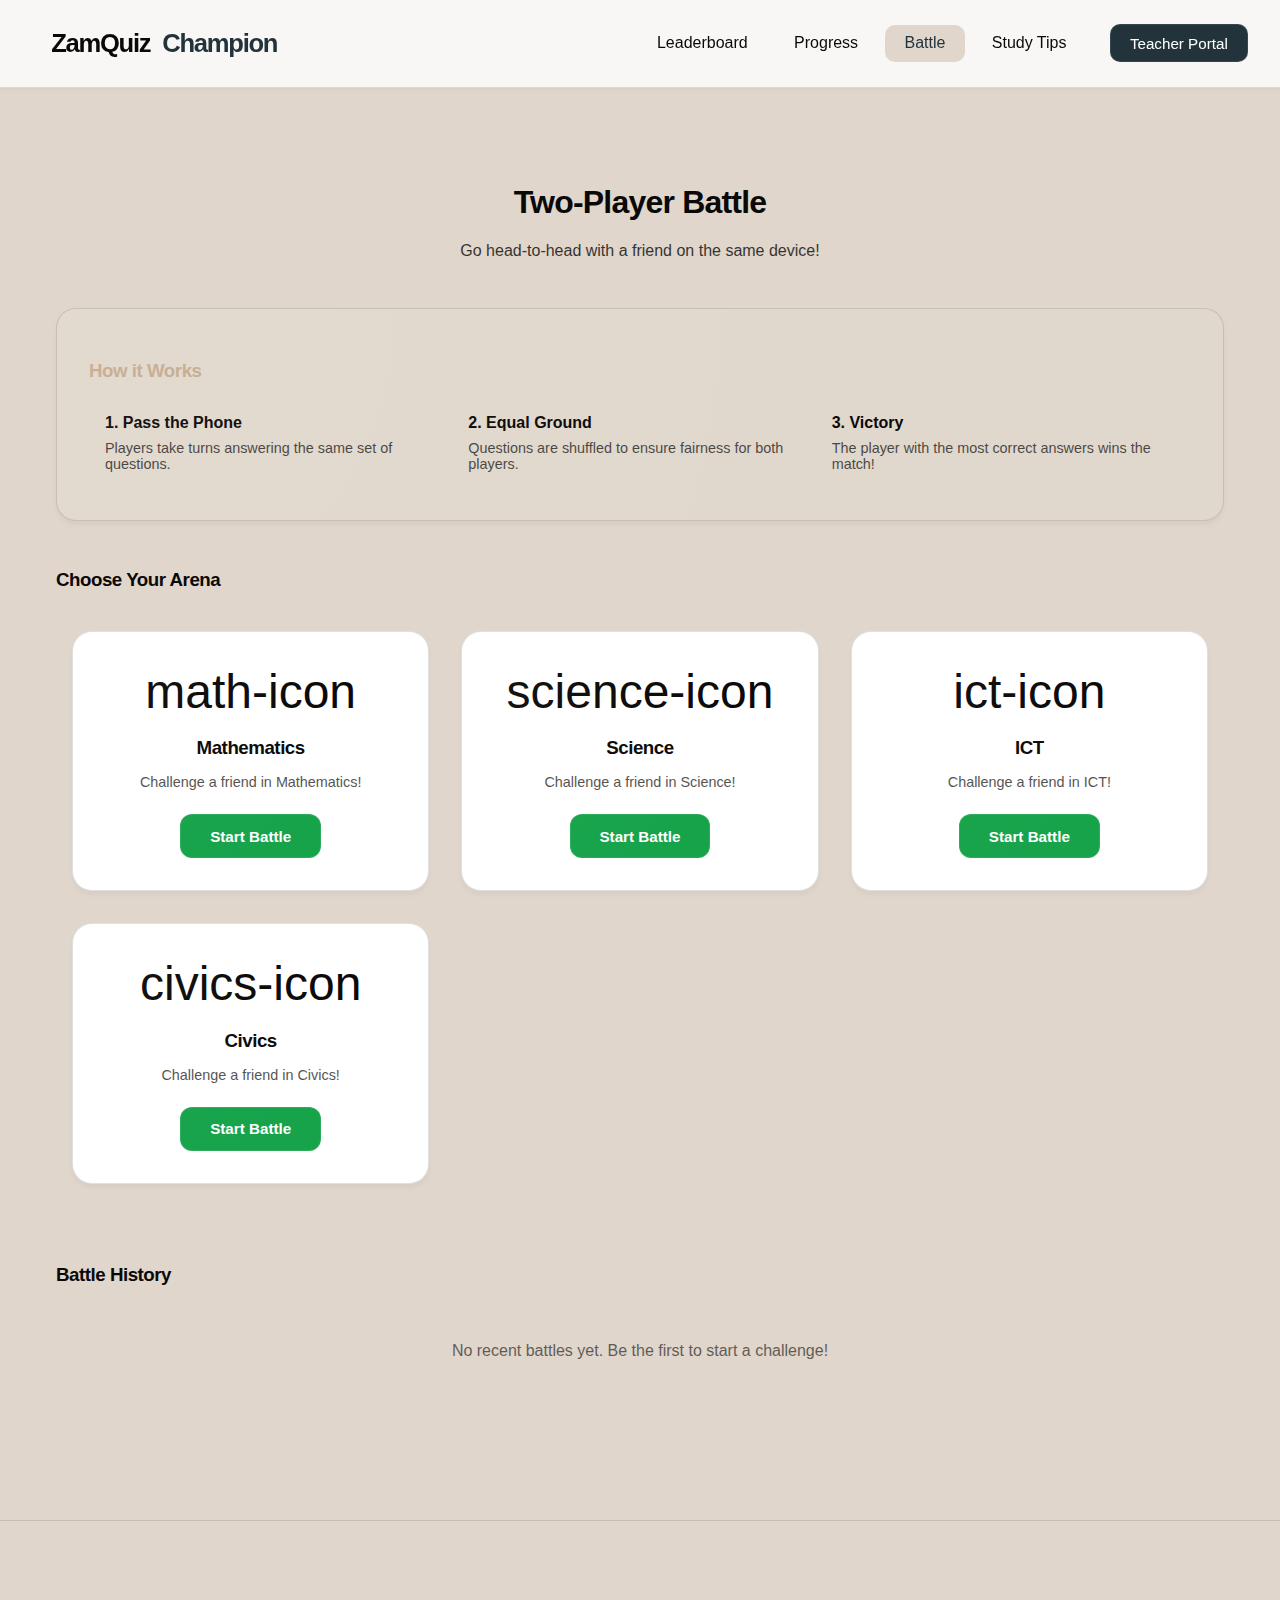
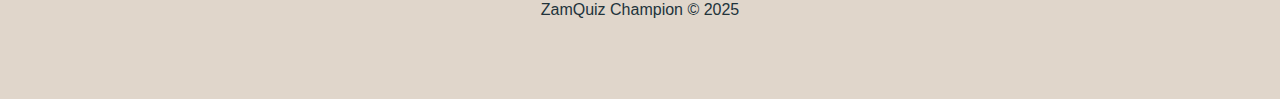
<file: ZamQuiz Champion/pages/two-player.html>
<!DOCTYPE html>
<html lang="en">

<head>
  <meta charset="UTF-8">
  <meta name="viewport" content="width=device-width, initial-scale=1.0">
  <title>Two-Player Challenge - ZamQuiz Champion</title>
  <link rel="stylesheet" href="../css/glassmorphism.css">
</head>

<body>
  <!-- Navigation -->
  <nav class="glass-nav">
    <div class="logo-area">
      <a href="../index.html"
        style="font-weight: 700; font-size: 1.6rem; display: flex; align-items: center; gap: 12px; letter-spacing: -0.05em;">
        ZamQuiz <span style="color: var(--accent-blue);">Champion</span>
      </a>
    </div>

    <button class="mobile-menu-btn" aria-label="Toggle Menu">
      <span></span>
      <span></span>
      <span></span>
    </button>

    <div class="nav-links">
      <a href="leaderboard.html">Leaderboard</a>
      <a href="progress.html">Progress</a>
      <a href="two-player.html" class="active">Battle</a>
      <a href="study-tips.html">Study Tips</a>
      <a href="admin.html" class="btn btn-primary" style="margin-left: 1rem;">Teacher Portal</a>
    </div>
  </nav>

  <!-- Main Content -->
  <main class="container">
    <div style="margin-top: 5rem;">
      <div style="text-align: center; margin-bottom: 3rem;">
        <h1>Two-Player Battle</h1>
        <p style="opacity: 0.8;">Go head-to-head with a friend on the same device!</p>
      </div>

      <div class="glass-card" style="margin-bottom: 3rem; background: rgba(255,255,255,0.05);">
        <h3 style="margin-bottom: 1rem; color: var(--zambia-orange);">How it Works</h3>
        <div class="grid" style="grid-template-columns: repeat(auto-fit, minmax(200px, 1fr)); gap: 20px;">
          <div>
            <strong style="display: block; margin-bottom: 0.5rem;">1. Pass the Phone</strong>
            <p style="font-size: 0.9rem; opacity: 0.7; margin: 0;">Players take turns answering the same set of
              questions.</p>
          </div>
          <div>
            <strong style="display: block; margin-bottom: 0.5rem;">2. Equal Ground</strong>
            <p style="font-size: 0.9rem; opacity: 0.7; margin: 0;">Questions are shuffled to ensure fairness for both
              players.</p>
          </div>
          <div>
            <strong style="display: block; margin-bottom: 0.5rem;">3. Victory</strong>
            <p style="font-size: 0.9rem; opacity: 0.7; margin: 0;">The player with the most correct answers wins the
              match!</p>
          </div>
        </div>
      </div>

      <h3 style="margin-bottom: 1.5rem;">Choose Your Arena</h3>
      <div id="two-player-subjects-grid" class="grid">
        <!-- Subjects added dynamically -->
        <div class="glass-card" style="text-align: center; padding: 3rem;">
          <p>Loading arenas...</p>
        </div>
      </div>

      <div style="margin-top: 4rem;">
        <h3 style="margin-bottom: 1.5rem;">Battle History</h3>
        <div id="recent-matches-container">
          <!-- History added dynamically -->
        </div>
      </div>
    </div>
  </main>

  <footer
    style="margin-top: 6rem; padding: 4rem 2rem; text-align: center; color: var(--text-muted); border-top: 1px solid var(--glass-border);">
    <p>ZamQuiz Champion &copy; 2025</p>
  </footer>

  <!-- Scripts -->
  <script src="../js/storage.js"></script>
  <script src="../js/main.js"></script>
  <script src="../js/two-player.js"></script>
</body>

</html>
</file>
<file: portfolio/style.css>
/* Modern Redesign Styles */
:root {
    --bg-color: #111827;
    --card-bg: #1f2937;
    --text-primary: #f9fafb;
    --text-secondary: #9ca3af;
    --accent-color: #6366f1;
    /* Violet */
    --accent-hover: #4f46e5;
    --highlight: #22d3ee;
    /* Cyan */

    --header-height: 70px;
    --container-width: 1200px;

    --font-heading: 'Inter', sans-serif;
    --font-body: 'Inter', sans-serif;
    --font-main: 'Outfit', sans-serif;

    --transition: all 0.3s ease;
    --radius-card: 12px;
}

/* Light Mode Override */
body.light-mode {
    --bg-color: #ffffff;
    --card-bg: #f3f4f6;
    --text-primary: #111827;
    --text-secondary: #4b5563;
    --accent-color: #7c3aed;
}

* {
    margin: 0;
    padding: 0;
    box-sizing: border-box;
}

html {
    scroll-behavior: smooth;
}

body {
    font-family: var(--font-body);
    background-color: var(--bg-color);
    color: var(--text-primary);
    line-height: 1.6;
    overflow-x: hidden;
}

a {
    text-decoration: none;
    color: inherit;
    transition: var(--transition);
}

ul {
    list-style: none;
}

/* Utilities */
.container {
    max-width: var(--container-width);
    margin: 0 auto;
    padding: 0 20px;
    width: 100%;
}

.section {
    padding: 30px 0;
    scroll-margin-top: 100px;
}

.section-title {
    font-size: 2rem;
    font-weight: 500;
    /* Lighter weight */
    text-align: center;
    margin-bottom: 40px;
    background: linear-gradient(to right, #fff, #9ca3af);
    -webkit-background-clip: text;
    -webkit-text-fill-color: transparent;
    display: inline-block;
    position: relative;
    left: 50%;
    transform: translateX(-50%);
}

body.light-mode .section-title {
    background: linear-gradient(to right, #000, #4b5563);
    -webkit-background-clip: text;
    -webkit-text-fill-color: transparent;
}

/* Buttons */
.btn {
    padding: 12px 28px;
    border-radius: 8px;
    font-weight: 600;
    cursor: pointer;
    font-size: 1rem;
    transition: var(--transition);
    display: inline-block;
}

.btn-primary {
    background-color: var(--accent-color);
    color: #fff;
    border: none;
}

.btn-primary:hover {
    background-color: var(--accent-hover);
    transform: translateY(-2px);
}

.btn-outline {
    background-color: transparent;
    border: 1px solid var(--text-secondary);
    color: var(--text-primary);
    margin-left: 10px;
}

.btn-outline:hover {
    border-color: var(--text-primary);
}

/* Header */
.header {
    height: var(--header-height);
    background-color: rgba(17, 24, 39, 0.8);
    backdrop-filter: blur(8px);
    position: fixed;
    top: 0;
    left: 0;
    width: 100%;
    z-index: 1000;
    border-bottom: 1px solid rgba(255, 255, 255, 0.05);
}

body.light-mode .header {
    background-color: #1e293b;
    border-bottom: 1px solid rgba(255, 255, 255, 0.05);
}

.nav-container {
    display: flex;
    justify-content: space-between;
    align-items: center;
    height: 100%;
}

.logo {
    font-size: 1.25rem;
    font-weight: 700;
    display: flex;
    align-items: center;
    gap: 10px;
}



.nav {
    display: flex;
}

.nav-list {
    display: flex;
    gap: 30px;
}

.nav-link {
    font-size: 0.95rem;
    color: var(--text-secondary);
    font-weight: 500;
}

.nav-link:hover,
.nav-link.active {
    color: var(--accent-color);
}

.nav-actions {
    display: flex;
    align-items: center;
    gap: 20px;
}

.social-nav {
    display: flex;
    gap: 15px;
}

.mobile-socials {
    display: none;
    /* Hidden by default on desktop */
}

.social-nav a {
    color: #f8fafc;
    /* Premium White */
    font-size: 1.1rem;
    transition: var(--transition);
    opacity: 0.9;
}

.social-nav a:hover {
    color: #ffffff;
    transform: translateY(-2px);
    opacity: 1;
    text-shadow: 0 0 8px rgba(255, 255, 255, 0.5);
}

.theme-toggle {
    background: none;
    border: none;
    color: var(--text-primary);
    font-size: 1.1rem;
    cursor: pointer;
}

.hamburger {
    display: none;
}

/* Hero */
.hero {
    min-height: 100vh;
    padding-top: var(--header-height);
    display: flex;
    align-items: center;
    position: relative;
    overflow: hidden;
}

.hero-container {
    display: flex;
    /* Changed from grid to flex for single column centering */
    flex-direction: column;
    justify-content: center;
    align-items: center;
    gap: 40px;
    text-align: center;
}

.hero-content {
    text-align: center;
}

.hero-content .title {
    font-size: 3.5rem;
    line-height: 1.1;
    margin-bottom: 20px;
    font-weight: 600;
    /* Lighter weight */
}

.hero-content .description {
    font-size: 1.1rem;
    color: var(--text-secondary);
    margin-bottom: 30px;
    max-width: 500px;
    margin-left: auto;
    margin-right: auto;
}

.hero-btns {
    margin-top: 20px;
}

.hero-image {
    display: flex;
    justify-content: center;
    position: relative;
}


/* Intro Text */
.intro-text-section {
    padding: 60px 0;
    text-align: center;
}

.intro-text {
    font-size: 1.25rem;
    max-width: 800px;
    margin: 0 auto;
    color: var(--text-secondary);
}

/* What I Do (Services) */
.services-grid {
    display: grid;
    grid-template-columns: repeat(auto-fit, minmax(250px, 1fr));
    gap: 30px;
}

.service-card {
    background-color: var(--card-bg);
    padding: 30px;
    border-radius: var(--radius-card);
    transition: var(--transition);
    border: 1px solid rgba(255, 255, 255, 0.05);
}

.service-card:hover {
    transform: translateY(-5px);
    border-color: var(--accent-color);
}

.icon-box {
    width: 60px;
    height: 60px;
    background-color: rgba(139, 92, 246, 0.1);
    border-radius: 12px;
    display: flex;
    align-items: center;
    justify-content: center;
    color: var(--accent-color);
    font-size: 1.8rem;
    margin-bottom: 20px;
}

.service-card h3 {
    margin-bottom: 10px;
    font-size: 1.25rem;
}

.service-card p {
    color: var(--text-secondary);
    font-size: 0.95rem;
}

/* Skills */
.skills-wrapper {
    display: flex;
    flex-wrap: wrap;
    gap: 15px;
}

.skill-pill {
    padding: 10px 20px;
    background-color: var(--card-bg);
    border-radius: 50px;
    color: var(--text-secondary);
    font-weight: 500;
    border: 1px solid rgba(255, 255, 255, 0.05);
}

/* Portfolio Projects */
.projects-grid {
    display: grid;
    grid-template-columns: repeat(auto-fit, minmax(300px, 1fr));
    gap: 30px;
}

.project-card {
    background-color: var(--card-bg);
    border-radius: var(--radius-card);
    overflow: hidden;
    transition: var(--transition);
}

.project-card:hover {
    transform: translateY(-5px);
    box-shadow: 0 20px 25px -5px rgba(0, 0, 0, 0.1), 0 10px 10px -5px rgba(0, 0, 0, 0.04);
}

.project-image {
    height: 200px;
    width: 100%;
}

.img-placeholder {
    width: 100%;
    height: 100%;
}

.project-content {
    padding: 25px;
}

.project-content h3 {
    font-size: 1.25rem;
    margin-bottom: 10px;
}

.project-content p {
    color: var(--text-secondary);
    font-size: 0.95rem;
    margin-bottom: 20px;
}

.project-link {
    color: var(--accent-color);
    font-weight: 600;
    font-size: 0.9rem;
    display: flex;
    align-items: center;
    gap: 5px;
}

.project-link:hover {
    gap: 8px;
}

/* Testimonials */
.testimonial-card {
    background-color: var(--card-bg);
    padding: 40px;
    border-radius: var(--radius-card);
    text-align: center;
    max-width: 800px;
    margin: 0 auto;
}

.testimonial-card p {
    font-size: 1.2rem;
    font-style: italic;
    margin-bottom: 20px;
    color: var(--text-secondary);
}

/* Contact */
.contact-box {
    background-color: var(--card-bg);
    padding: 50px;
    border-radius: 20px;
}

.contact-content-grid {
    display: grid;
    grid-template-columns: 1fr 1.5fr;
    gap: 50px;
    margin-top: 40px;
}

.detail-row {
    display: flex;
    align-items: center;
    gap: 15px;
    margin-bottom: 20px;
    color: var(--text-secondary);
}

.detail-row i {
    color: var(--accent-color);
    font-size: 1.2rem;
}

.contact-form-new {
    display: flex;
    flex-direction: column;
    gap: 20px;
}

.contact-form-new input,
.contact-form-new textarea {
    padding: 15px;
    border-radius: 8px;
    border: 1px solid rgba(255, 255, 255, 0.1);
    background-color: var(--bg-color);
    color: var(--text-primary);
    font-family: var(--font-body);
}

/* Footer */
.footer {
    padding: 50px 0;
    border-top: 1px solid rgba(255, 255, 255, 0.05);
}

.footer-content {
    display: flex;
    flex-direction: column;
    align-items: center;
    gap: 20px;
}

.footer-logo {
    font-size: 1.5rem;
    font-weight: 700;
}

.footer-socials {
    display: flex;
    gap: 20px;
}

.footer-socials a {
    color: var(--text-secondary);
    font-size: 1.5rem;
}

/* Back to Top */
.back-to-top {
    position: fixed;
    bottom: 30px;
    right: 30px;
    width: 45px;
    height: 45px;
    background-color: var(--accent-color);
    color: #fff;
    border-radius: 50%;
    display: flex;
    align-items: center;
    justify-content: center;
    opacity: 0.8;
}

.scroll-down {
    position: absolute;
    bottom: 20px;
    left: 50%;
    transform: translateX(-50%);
    color: var(--text-secondary);
}

/* Responsive */
@media (max-width: 991px) {
    .hero-container {
        grid-template-columns: 1fr;
        text-align: center;
    }

    .hero-image {
        order: -1;
    }

    .contact-content-grid {
        grid-template-columns: 1fr;
    }
}

@media (max-width: 768px) {
    .hamburger {
        display: block;
        cursor: pointer;
    }

    .hamburger .bar {
        display: block;
        width: 25px;
        height: 3px;
        background-color: var(--text-primary);
        margin: 5px 0;
    }

    .nav {
        position: fixed;
        top: var(--header-height);
        left: -100%;
        width: 100%;
        height: auto;
        padding-bottom: 40px;
        background-color: var(--bg-color);
        flex-direction: column;
        justify-content: flex-start;
        align-items: center;
        transition: var(--transition);
        box-shadow: 0 10px 30px rgba(0, 0, 0, 0.2);
        border-bottom: 1px solid rgba(255, 255, 255, 0.05);
    }

    .nav.active {
        left: 0;
    }

    .nav-list {
        flex-direction: column;
        align-items: center;
        gap: 40px;
        margin-top: 40px;
    }

    .logo {
        font-size: 1.1rem;
    }

    /* Hide desktop socials on mobile */
    .nav-actions .social-nav {
        display: none;
    }

    /* Show and style mobile socials in the menu */
    .mobile-socials {
        display: flex;
        margin-top: 30px;
        gap: 25px;
    }

    body.light-mode .mobile-socials a {
        color: var(--text-primary);
        /* Dark icons for light menu background */
    }

    .hero-content .title {
        font-size: 2.5rem;
    }
}
</file>
<file: ZamQuiz Champion/css/glassmorphism.css>
:root {
    /* New Palette */
    --black: #0a0908;
    --jet-black: #22333b;
    --almond-cream: #eae0d5;
    --khaki-beige: #c6ac8f;
    --stone-brown: #5e503f;

    --bg-light: var(--almond-cream);
    --bg-subtle: #e0d6cb;
    /* Slightly darker almond for body background */
    --bg-card: #ffffff;
    --glass-bg: rgba(255, 255, 255, 0.85);
    /* More opaque for better contrast */
    --glass-bg-hover: rgba(255, 255, 255, 0.95);
    --glass-border: rgba(34, 51, 59, 0.15);
    /* Stronger border */
    /* Jet black tint */
    --glass-shadow: 0 10px 40px -10px rgba(10, 9, 8, 0.12);
    /* Stronger shadow */
    /* Black tint */
    --glass-blur: blur(12px);

    /* High Contrast Accents */
    --accent-blue: var(--jet-black);
    --primary-color: var(--stone-brown);
    --zambia-green: var(--jet-black);
    --zambia-orange: var(--khaki-beige);
    --zambia-red: var(--stone-brown);
    --text-main: var(--black);
    --text-muted: var(--jet-black);
    --text-contrast: var(--black);
}

/* Universal box-sizing for predictable sizing */
*,
*::before,
*::after {
    box-sizing: border-box;
}

html {
    overflow-x: hidden;
    width: 100%;
}

body {
    background-color: var(--bg-subtle);
    background-image: none;
    font-family: 'Inter', -apple-system, BlinkMacSystemFont, "Segoe UI", Roboto, sans-serif;
    color: var(--text-main);
    margin: 0;
    padding: 0;
    min-height: 100vh;
    width: 100%;
    max-width: 100vw;
    overflow-x: hidden;
}

.glass-container {
    background: var(--bg-card);
    border: 1px solid var(--glass-border);
    border-radius: 24px;
    box-shadow: var(--glass-shadow);
    padding: 2.5rem;
    margin: 1.5rem;
    max-width: 100%;
    width: auto;
}

.glass-card {
    background: var(--bg-card);
    border: 1px solid var(--glass-border);
    border-radius: 20px;
    box-shadow: 0 4px 6px -1px rgba(0, 0, 0, 0.05);
    transition: all 0.4s cubic-bezier(0.4, 0, 0.2, 1);
    padding: 2rem;
    height: auto;
    position: relative;
    overflow: hidden;
    max-width: 100%;
    word-wrap: break-word;
}

.glass-card::before {
    content: '';
    position: absolute;
    top: 0;
    left: 0;
    right: 0;
    bottom: 0;
    background: radial-gradient(circle at top left, rgba(255, 255, 255, 0.05), transparent 70%);
    pointer-events: none;
}

.glass-card:hover {
    transform: translateY(-8px);
    border-color: var(--accent-blue);
    box-shadow: 0 20px 40px -15px rgba(15, 23, 42, 0.12);
}

.glass-nav {
    background: rgba(255, 255, 255, 0.8);
    backdrop-filter: var(--glass-blur);
    -webkit-backdrop-filter: var(--glass-blur);
    border-bottom: 1px solid var(--glass-border);
    position: sticky;
    top: 0;
    z-index: 1000;
    padding: 1.2rem 2rem;
    display: flex;
    justify-content: space-between;
    align-items: center;
    box-shadow: 0 1px 3px rgba(0, 0, 0, 0.05);
}

.glass-nav a {
    color: var(--text-main);
    text-decoration: none;
    font-weight: 500;
    padding: 0.6rem 1.2rem;
    border-radius: 10px;
    transition: all 0.3s;
}

.glass-nav a:hover,
.glass-nav a.active {
    background: var(--bg-subtle);
    color: var(--accent-blue);
}

/* Nav links container - visible on desktop */
.nav-links {
    display: flex;
    align-items: center;
    gap: 0.5rem;
}

.btn {
    padding: 0.8rem 1.8rem;
    border-radius: 12px;
    border: 1px solid rgba(255, 255, 255, 0.1);
    cursor: pointer;
    font-weight: 600;
    transition: all 0.4s cubic-bezier(0.4, 0, 0.2, 1);
    text-decoration: none;
    display: inline-flex;
    align-items: center;
    justify-content: center;
    gap: 8px;
    font-size: 0.95rem;
}

.btn-primary {
    background: var(--accent-blue);
    color: white !important;
}

.btn-primary:hover {
    background: #1d4ed8;
    transform: translateY(-2px);
    box-shadow: 0 10px 20px -5px rgba(37, 99, 235, 0.3);
}

.btn-green {
    background: #16a34a;
    color: white !important;
}

.btn-green:hover {
    transform: translateY(-2px);
    box-shadow: 0 10px 20px -5px rgba(22, 163, 74, 0.3);
}

h1,
h2,
h3,
h4 {
    color: var(--text-contrast);
    letter-spacing: -0.025em;
    font-weight: 700;
}

/* Mobile Menu Styles */
.mobile-menu-btn {
    display: none;
    background: none;
    border: none;
    cursor: pointer;
    padding: 0.5rem;
    z-index: 1001;
}

.mobile-menu-btn span {
    display: block;
    width: 25px;
    height: 3px;
    background-color: var(--text-main);
    margin: 5px 0;
    transition: all 0.3s;
    border-radius: 3px;
}

.mobile-menu-btn.active span:nth-child(1) {
    transform: rotate(45deg) translate(5px, 5px);
}

.mobile-menu-btn.active span:nth-child(2) {
    opacity: 0;
}

.mobile-menu-btn.active span:nth-child(3) {
    transform: rotate(-45deg) translate(7px, -6px);
}

/* Screen Reader Text Helper */
.sr-only {
    position: absolute;
    width: 1px;
    height: 1px;
    padding: 0;
    margin: -1px;
    overflow: hidden;
    clip: rect(0, 0, 0, 0);
    border: 0;
}

@media (max-width: 768px) {
    .glass-nav {
        padding: 1rem 1.5rem;
    }

    .mobile-menu-btn {
        display: block;
    }

    /* Hide nav links by default on mobile */
    .nav-links {
        display: none !important;
        position: fixed;
        top: 0;
        right: 0;
        width: 70%;
        height: 100vh;
        background: rgba(255, 255, 255, 0.98);
        flex-direction: column;
        justify-content: center;
        align-items: center;
        box-shadow: -10px 0 30px rgba(0, 0, 0, 0.1);
        z-index: 999;
        gap: 2rem;
        padding-top: 60px;
    }

    /* Show nav links when hamburger is clicked */
    .nav-links.active {
        display: flex !important;
    }

    .nav-links a {
        font-size: 1.2rem;
        width: 80%;
        text-align: center;
    }

    .nav-links a.btn {
        margin-left: 0 !important;
        width: 80%;
        text-align: center;
    }
}

.hero-section {
    padding: 8rem 2rem;
    text-align: center;
    background: linear-gradient(to bottom, #fff, var(--bg-subtle));
    color: var(--text-main);
    position: relative;
}

.hero-section::after {
    content: '';
    position: absolute;
    bottom: 0;
    left: 0;
    right: 0;
    height: 1px;
    background: linear-gradient(90deg, transparent, var(--glass-border), transparent);
}

.hero-section h1 {
    color: var(--text-contrast);
    font-size: 4rem;
    font-weight: 800;
    margin-bottom: 1.5rem;
    background: none;
    -webkit-text-fill-color: initial;
}

.grid {
    display: grid;
    grid-template-columns: repeat(auto-fit, minmax(280px, 1fr));
    gap: 2rem;
    padding: 1rem;
}

/* Mobile grid - force single column */
@media (max-width: 600px) {
    .grid {
        grid-template-columns: 1fr !important;
        gap: 1rem;
        padding: 0.5rem;
    }

    .glass-card {
        min-height: auto;
        height: auto !important;
    }
}

/* Modal / Password Overlay */
.overlay {
    position: fixed;
    top: 0;
    left: 0;
    width: 100%;
    height: 100%;
    background: rgba(0, 0, 0, 0.8);
    backdrop-filter: blur(8px);
    display: flex;
    justify-content: center;
    align-items: center;
    z-index: 2000;
}

.modal-content {
    background: white;
    border: 1px solid var(--glass-border);
    padding: 3rem;
    border-radius: 24px;
    width: 90%;
    max-width: 450px;
    text-align: center;
    box-shadow: 0 20px 50px rgba(0, 0, 0, 0.1);
}

.narrow-container {
    max-width: 800px;
    margin: 5rem auto;
    padding: 1rem;
}

.container {
    max-width: 1200px;
    margin: 0 auto;
    padding: 1rem;
}

.centered-content {
    display: flex;
    flex-direction: column;
    align-items: center;
    justify-content: center;
}

.form-control {
    width: 100%;
    padding: 0.75rem;
    margin: 1rem 0;
    background: rgba(255, 255, 255, 0.1);
    backdrop-filter: blur(5px);
    border: 1px solid rgba(255, 255, 255, 0.2);
    border-radius: 8px;
    font-size: 1rem;
    color: var(--text-dark);
}

.form-control:focus {
    outline: none;
    background: rgba(255, 255, 255, 0.2);
    border-color: var(--zambia-green);
}

/* ============================================
   RESPONSIVE STYLES - TABLET (max-width: 1024px)
   ============================================ */
@media (max-width: 1024px) {
    .hero-section {
        padding: 5rem 1.5rem;
    }

    .hero-section h1 {
        font-size: 3rem;
    }

    .glass-container {
        margin: 1rem;
        padding: 2rem;
    }

    /* Admin page grid - make sidebar narrower */
    .grid[style*="grid-template-columns: 1fr 2fr"] {
        grid-template-columns: 1fr 1.5fr !important;
    }
}

/* ============================================
   RESPONSIVE STYLES - TABLET/MOBILE (max-width: 768px)
   ============================================ */
@media (max-width: 768px) {
    .hero-section {
        padding: 4rem 1.5rem;
    }

    .hero-section h1 {
        font-size: 2.2rem;
        line-height: 1.2;
    }

    .hero-section p {
        font-size: 1.1rem !important;
    }

    .glass-container {
        margin: 0.75rem;
        padding: 1.5rem;
        border-radius: 16px;
    }

    .glass-card {
        padding: 1.5rem;
        border-radius: 16px;
    }

    /* Admin 2-column grid to single column */
    .grid[style*="grid-template-columns: 1fr 2fr"] {
        grid-template-columns: 1fr !important;
        gap: 1.5rem !important;
    }

    /* Form 2-column grid to single column */
    .grid[style*="grid-template-columns: 1fr 1fr"] {
        grid-template-columns: 1fr !important;
    }

    /* Stats grid adjustment */
    .grid[style*="minmax(200px, 1fr)"] {
        grid-template-columns: repeat(2, 1fr) !important;
        gap: 1rem !important;
    }

    .stat-item div:first-child {
        font-size: 2rem !important;
    }

    /* Quiz header - title and timer */
    .glass-card>div[style*="justify-content: space-between"] {
        flex-direction: column !important;
        align-items: flex-start !important;
        gap: 1rem !important;
    }

    /* Button containers that use flex with space-between */
    div[style*="justify-content: space-between"][style*="align-items: center"] {
        flex-direction: column !important;
        gap: 1rem !important;
        align-items: stretch !important;
    }

    div[style*="justify-content: space-between"] .btn {
        width: 100%;
        justify-content: center;
    }

    /* Narrow container for quiz pages */
    .narrow-container {
        margin: 2rem auto;
        padding: 0.75rem;
    }

    /* Modal content */
    .modal-content {
        padding: 2rem 1.5rem;
        width: 95%;
        max-width: 400px;
    }

    /* Container padding */
    .container {
        padding: 0.75rem;
    }

    /* Reduce vertical margins */
    section[style*="margin-top: 6rem"] {
        margin-top: 3rem !important;
    }

    /* Footer adjustments */
    footer {
        padding: 3rem 1.5rem !important;
        margin-top: 3rem !important;
    }

    /* Fix tables for mobile */
    table th,
    table td {
        padding: 0.75rem 0.5rem;
        font-size: 0.9rem;
    }

    /* Logo text size */
    .logo-area a {
        font-size: 1.3rem !important;
    }
}

/* ============================================
   RESPONSIVE STYLES - SMALL MOBILE (max-width: 480px)
   ============================================ */
@media (max-width: 480px) {
    .hero-section {
        padding: 3rem 1rem;
    }

    .hero-section h1 {
        font-size: 1.8rem;
    }

    .hero-section p {
        font-size: 1rem !important;
    }

    .glass-container {
        margin: 0.5rem;
        padding: 1rem;
        border-radius: 12px;
    }

    .glass-card {
        padding: 1.25rem;
        border-radius: 12px;
    }

    /* Stats to single column on small mobile */
    .grid[style*="minmax(200px, 1fr)"] {
        grid-template-columns: 1fr !important;
    }

    .stat-item div:first-child {
        font-size: 1.8rem !important;
    }

    /* Subject cards grid */
    .grid {
        gap: 1rem;
        padding: 0.5rem;
    }

    /* All buttons full width */
    .btn {
        width: 100%;
        padding: 0.9rem 1.2rem;
        font-size: 0.9rem;
    }

    /* Reduce main heading sizes */
    h1 {
        font-size: 1.6rem !important;
    }

    h2 {
        font-size: 1.4rem !important;
    }

    h3 {
        font-size: 1.2rem !important;
    }

    /* Modal adjustments */
    .modal-content {
        padding: 1.5rem 1rem;
        border-radius: 16px;
    }

    .modal-content h2,
    .modal-content h3 {
        font-size: 1.3rem !important;
    }

    /* Form controls */
    .form-control {
        padding: 0.65rem;
        font-size: 0.95rem;
    }

    /* Logo text even smaller */
    .logo-area a {
        font-size: 1.1rem !important;
        gap: 8px !important;
    }

    /* Quiz timer tag */
    .glass-tag,
    #timer {
        font-size: 0.95rem !important;
        padding: 0.4rem 0.8rem !important;
    }

    /* Motivational quote smaller */
    #motivational-quote {
        font-size: 0.9rem !important;
    }

    /* Footer compact */
    footer {
        padding: 2rem 1rem !important;
    }

    footer p {
        font-size: 0.85rem;
    }
}

/* ============================================
   GLOBAL OVERFLOW & ALIGNMENT FIXES
   ============================================ */

/* Ensure all main elements are centered and don't overflow */
main {
    width: 100%;
    max-width: 100%;
    margin: 0 auto;
}

/* Prevent any image or element from causing overflow */
img,
video,
iframe,
embed,
object {
    max-width: 100%;
    height: auto;
}

/* Prevent text from overflowing */
p,
h1,
h2,
h3,
h4,
h5,
h6,
span,
a,
label {
    word-wrap: break-word;
    overflow-wrap: break-word;
}

/* Form elements should not exceed container */
input,
textarea,
select,
button {
    max-width: 100%;
}

/* Ensure inline styles don't break mobile */
@media (max-width: 768px) {

    /* Force all grids to single column to prevent overflow */
    [style*="grid-template-columns"] {
        grid-template-columns: 1fr !important;
    }

    /* Prevent any flex row from overflowing */
    [style*="display: flex"][style*="justify-content: space-between"] {
        flex-wrap: wrap !important;
    }

    /* Center all content */
    main,
    section,
    article,
    aside {
        text-align: center;
    }

    main>*,
    section>*,
    .glass-container>* {
        margin-left: auto;
        margin-right: auto;
    }

    /* Left-align text inside cards for readability */
    .glass-card {
        text-align: left;
    }

    .glass-card h3,
    .glass-card h4 {
        text-align: center;
    }

    /* Full width buttons in cards */
    .glass-card .btn {
        display: block;
        width: 100%;
        margin: 0.5rem 0;
    }

    /* Admin page specific fixes */
    aside.glass-card,
    section.glass-card {
        width: 100% !important;
        max-width: 100% !important;
    }

    /* Form groups full width */
    .form-group {
        width: 100%;
    }

    /* Fix inline style overrides */
    [style*="margin-left: 1rem"] {
        margin-left: 0 !important;
    }

    [style*="margin-left: 10px"] {
        margin-left: 0 !important;
    }
}
</file>
